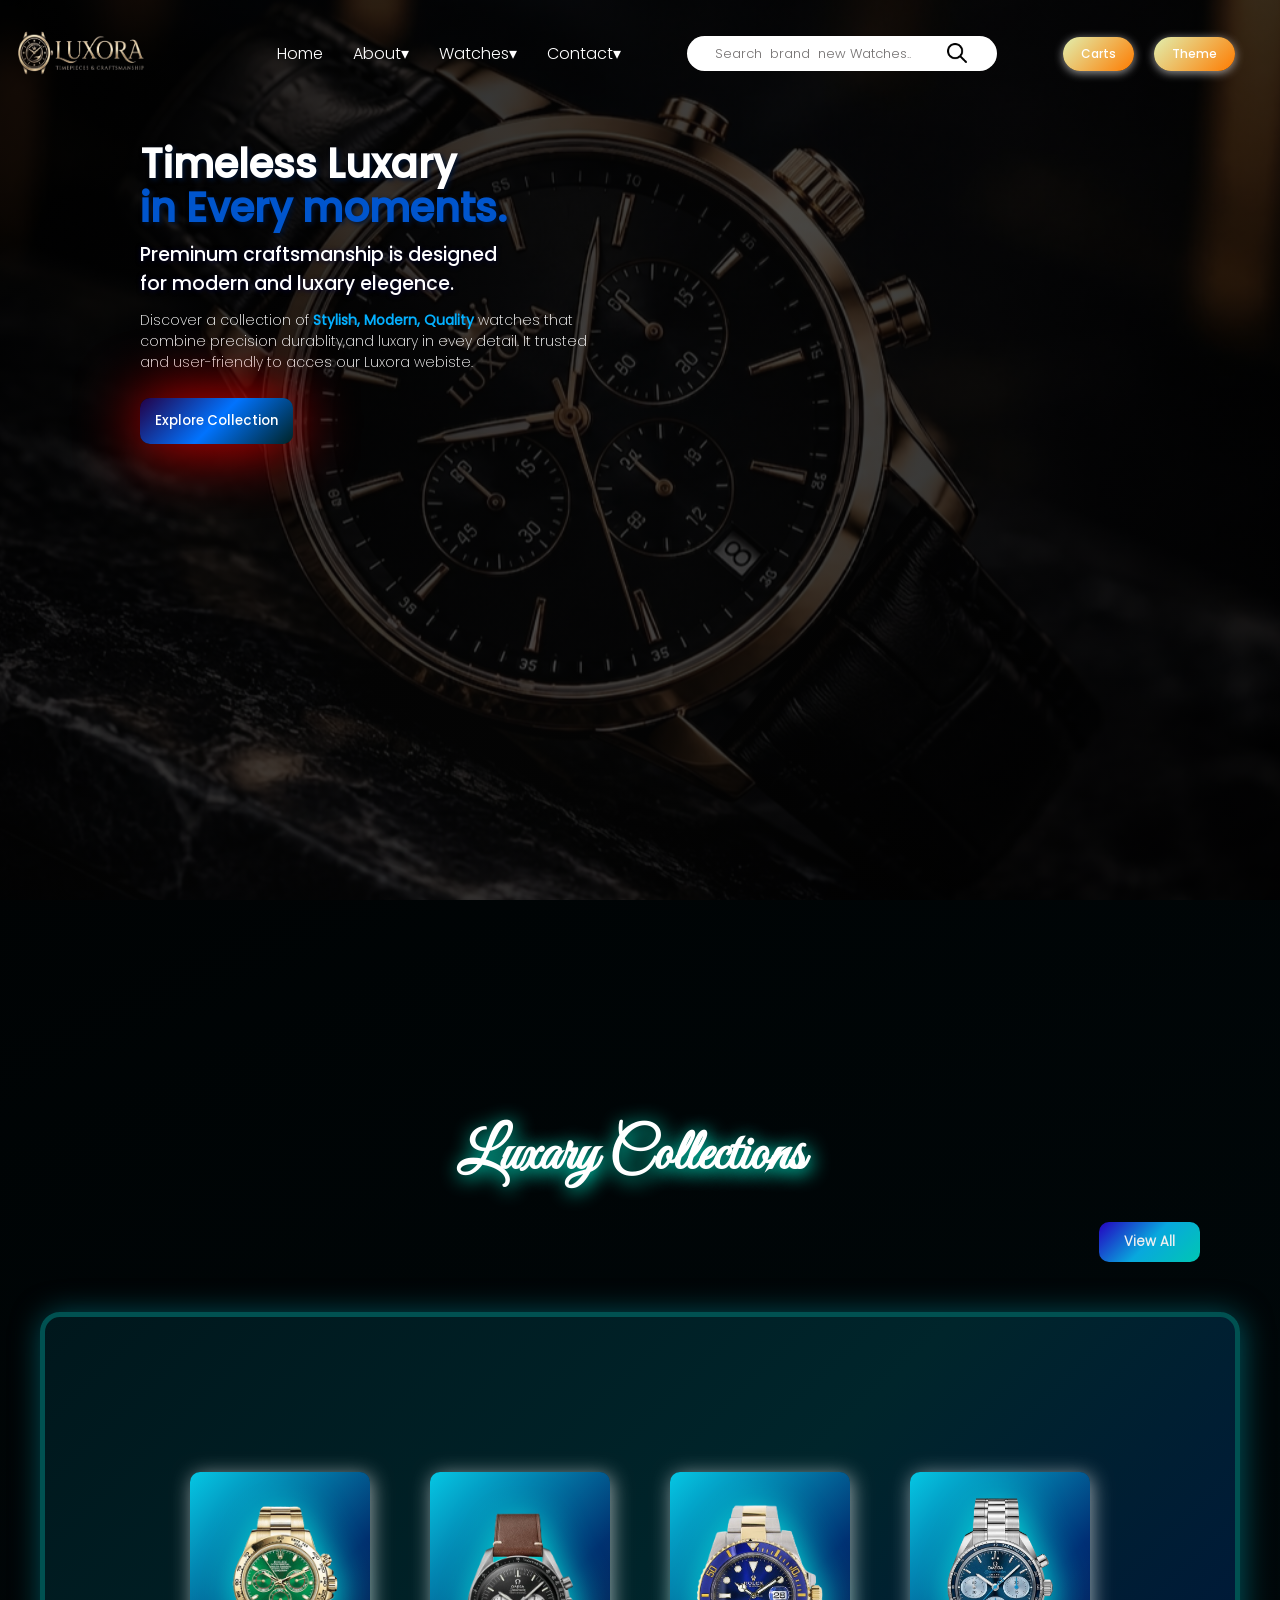
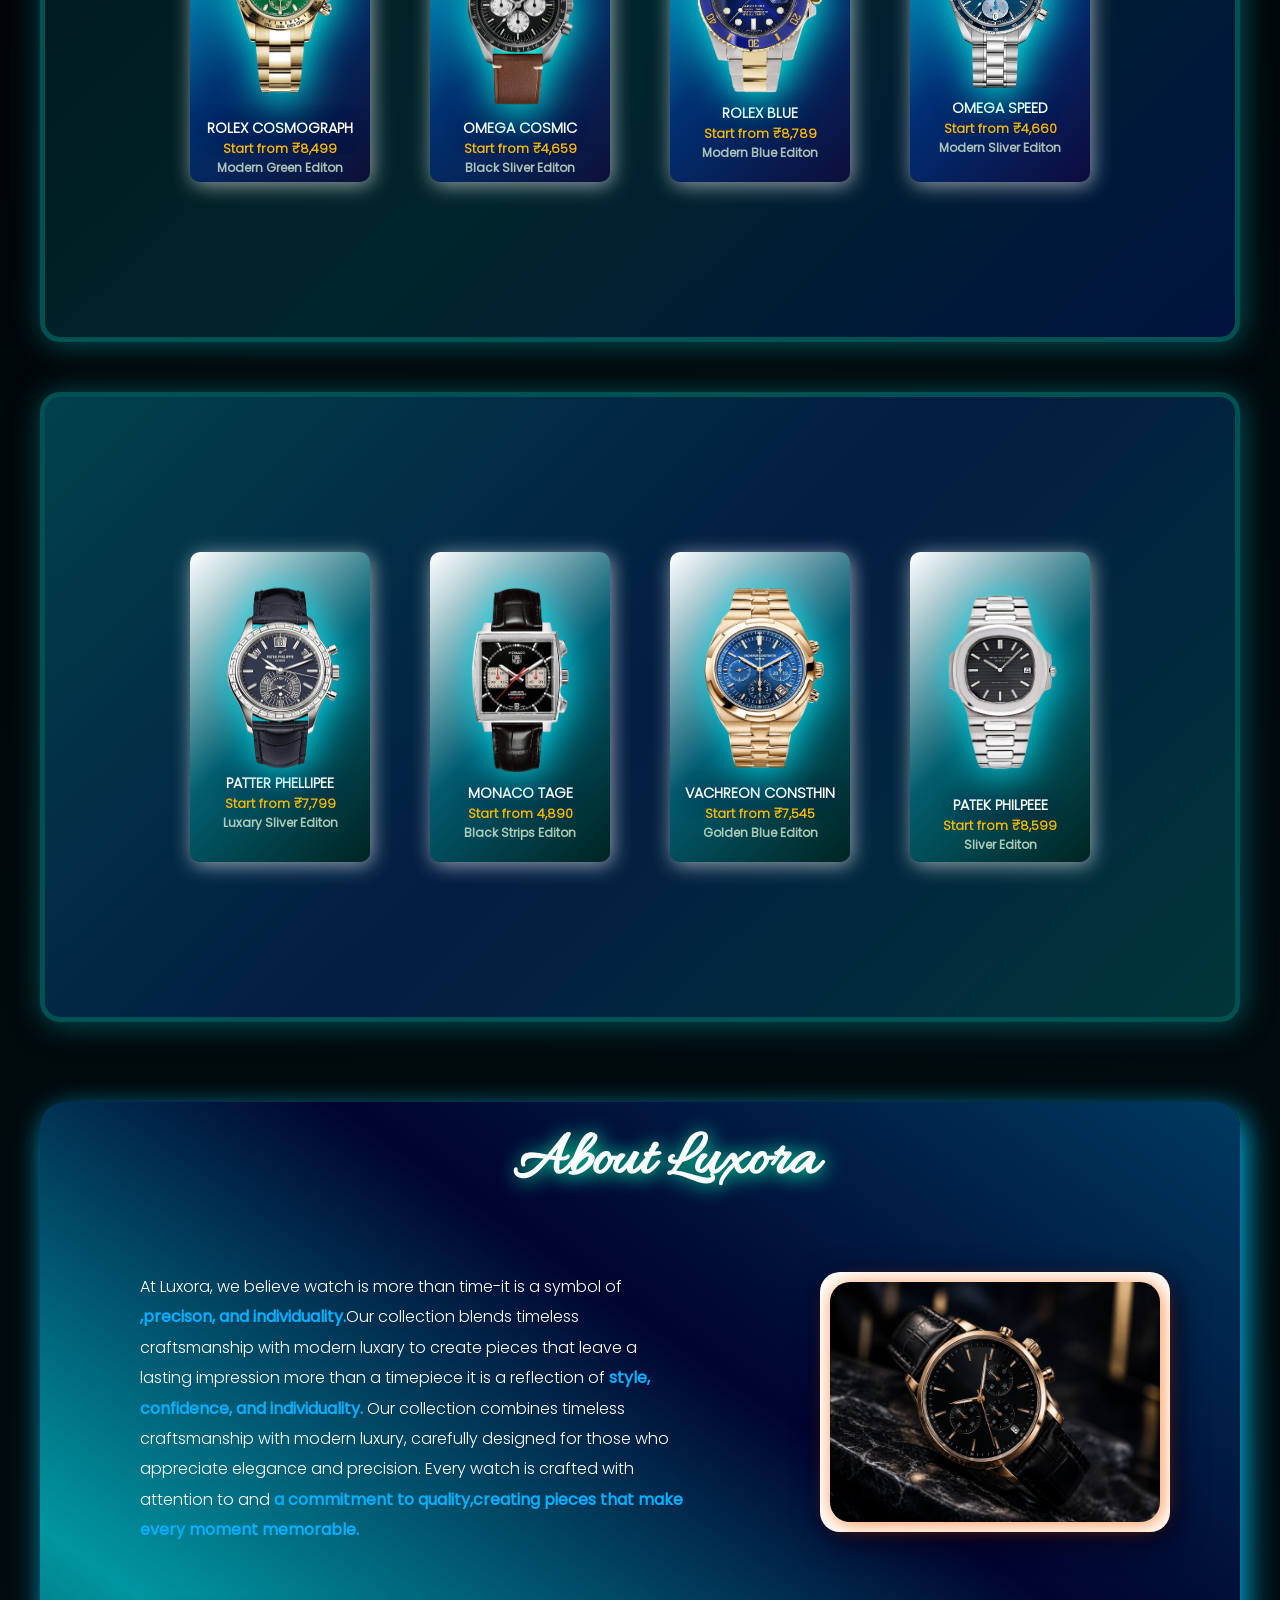
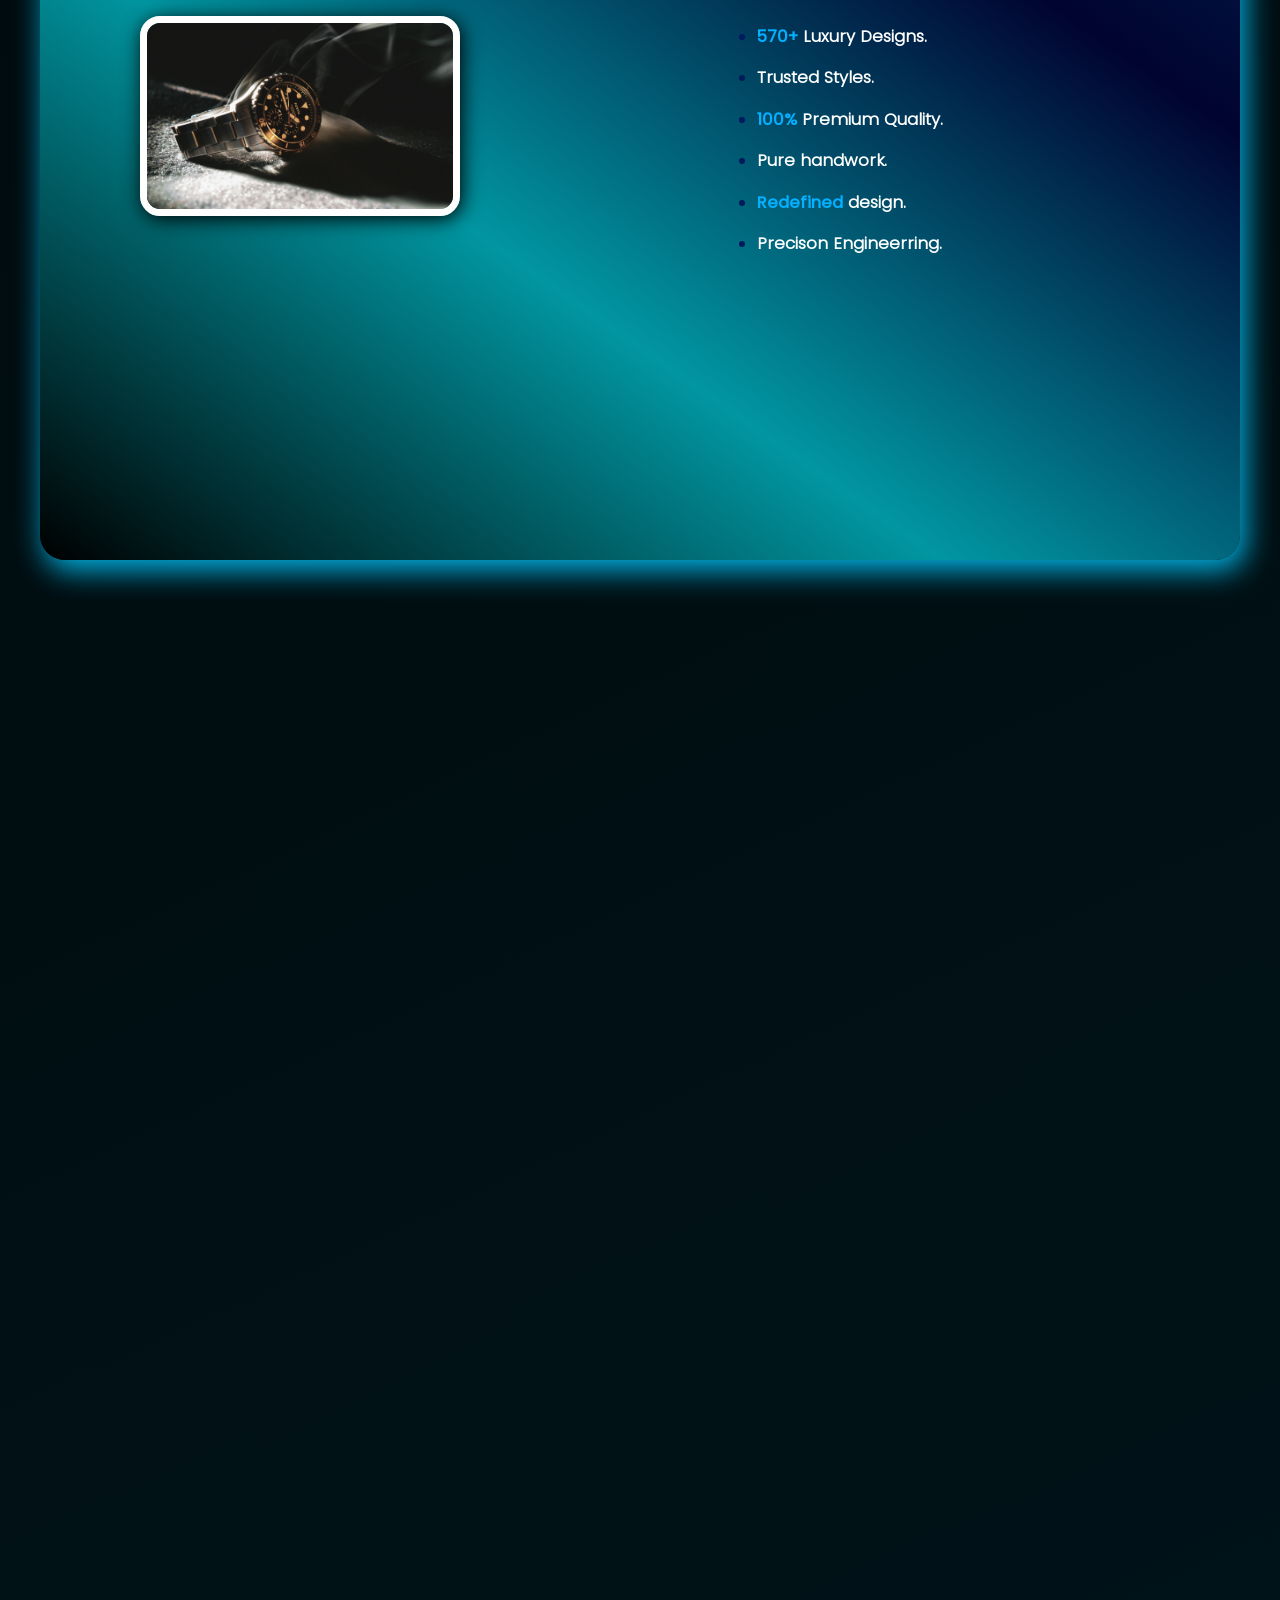
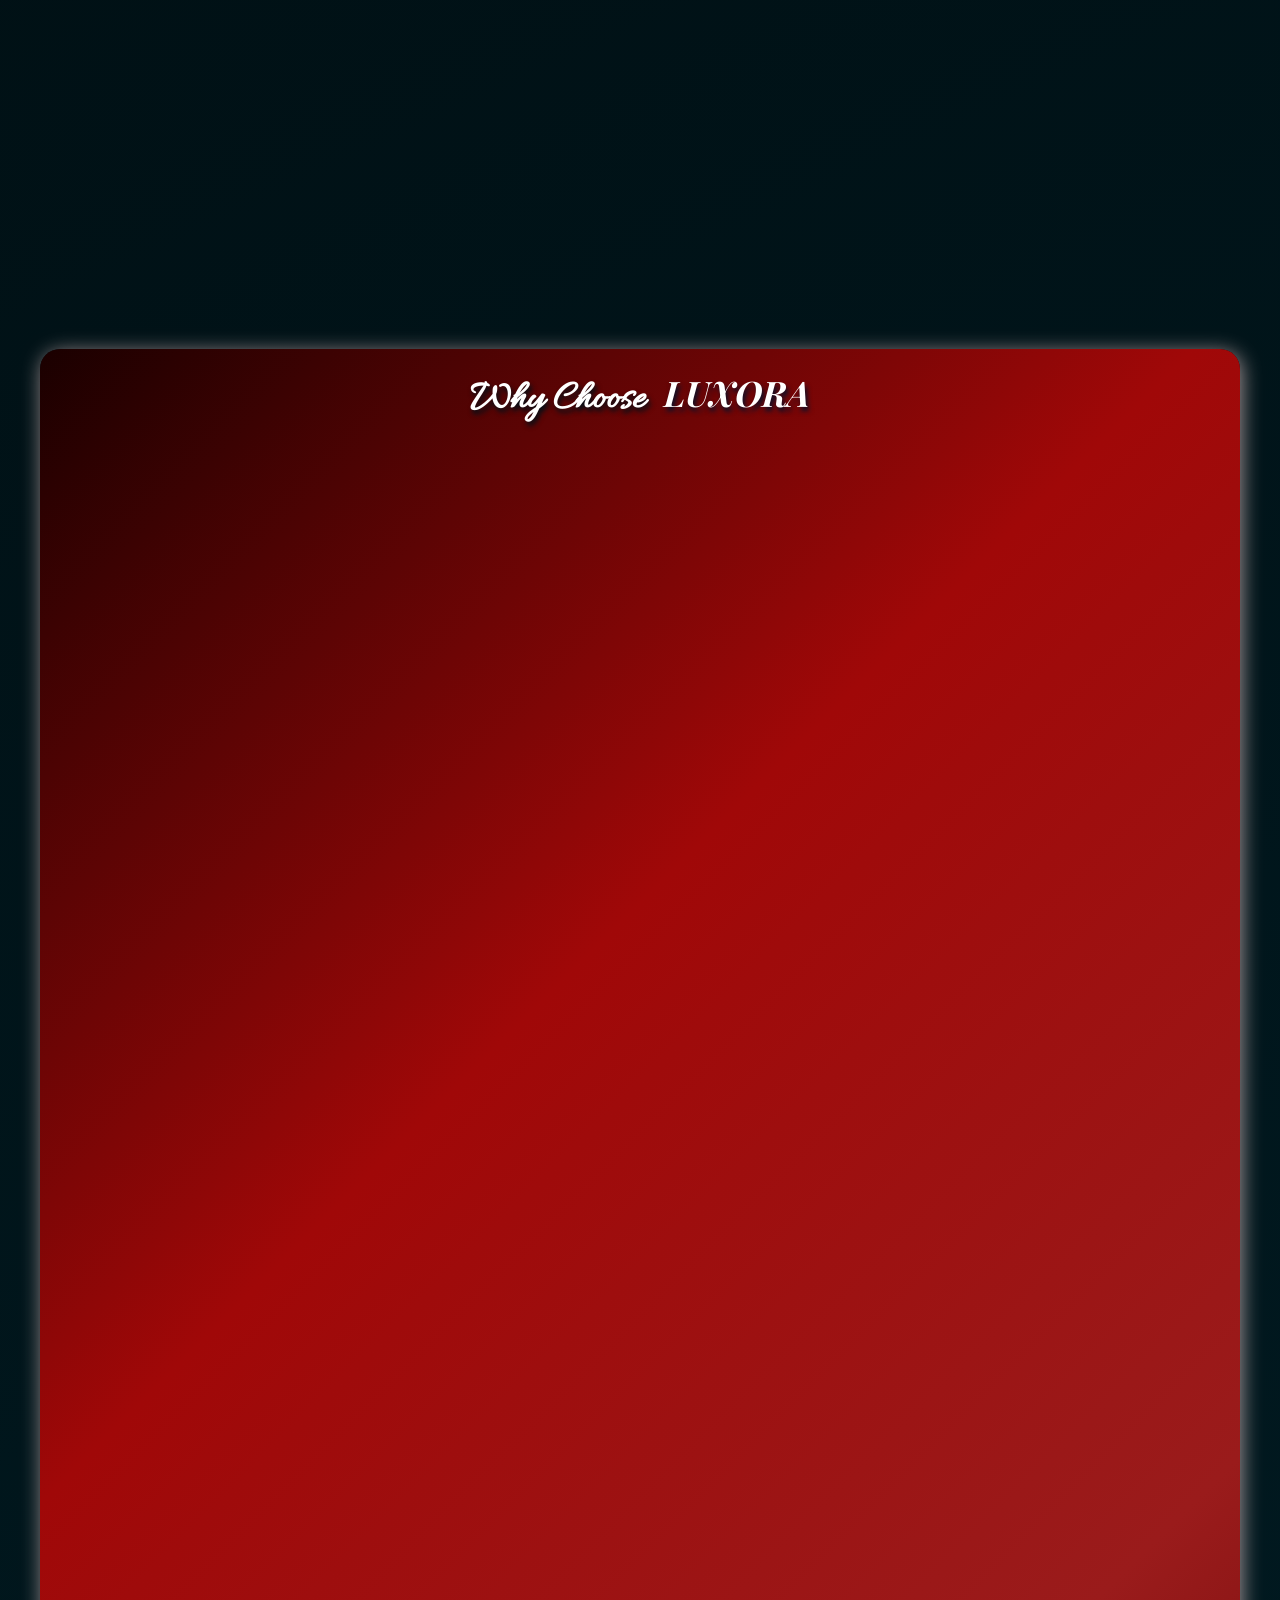
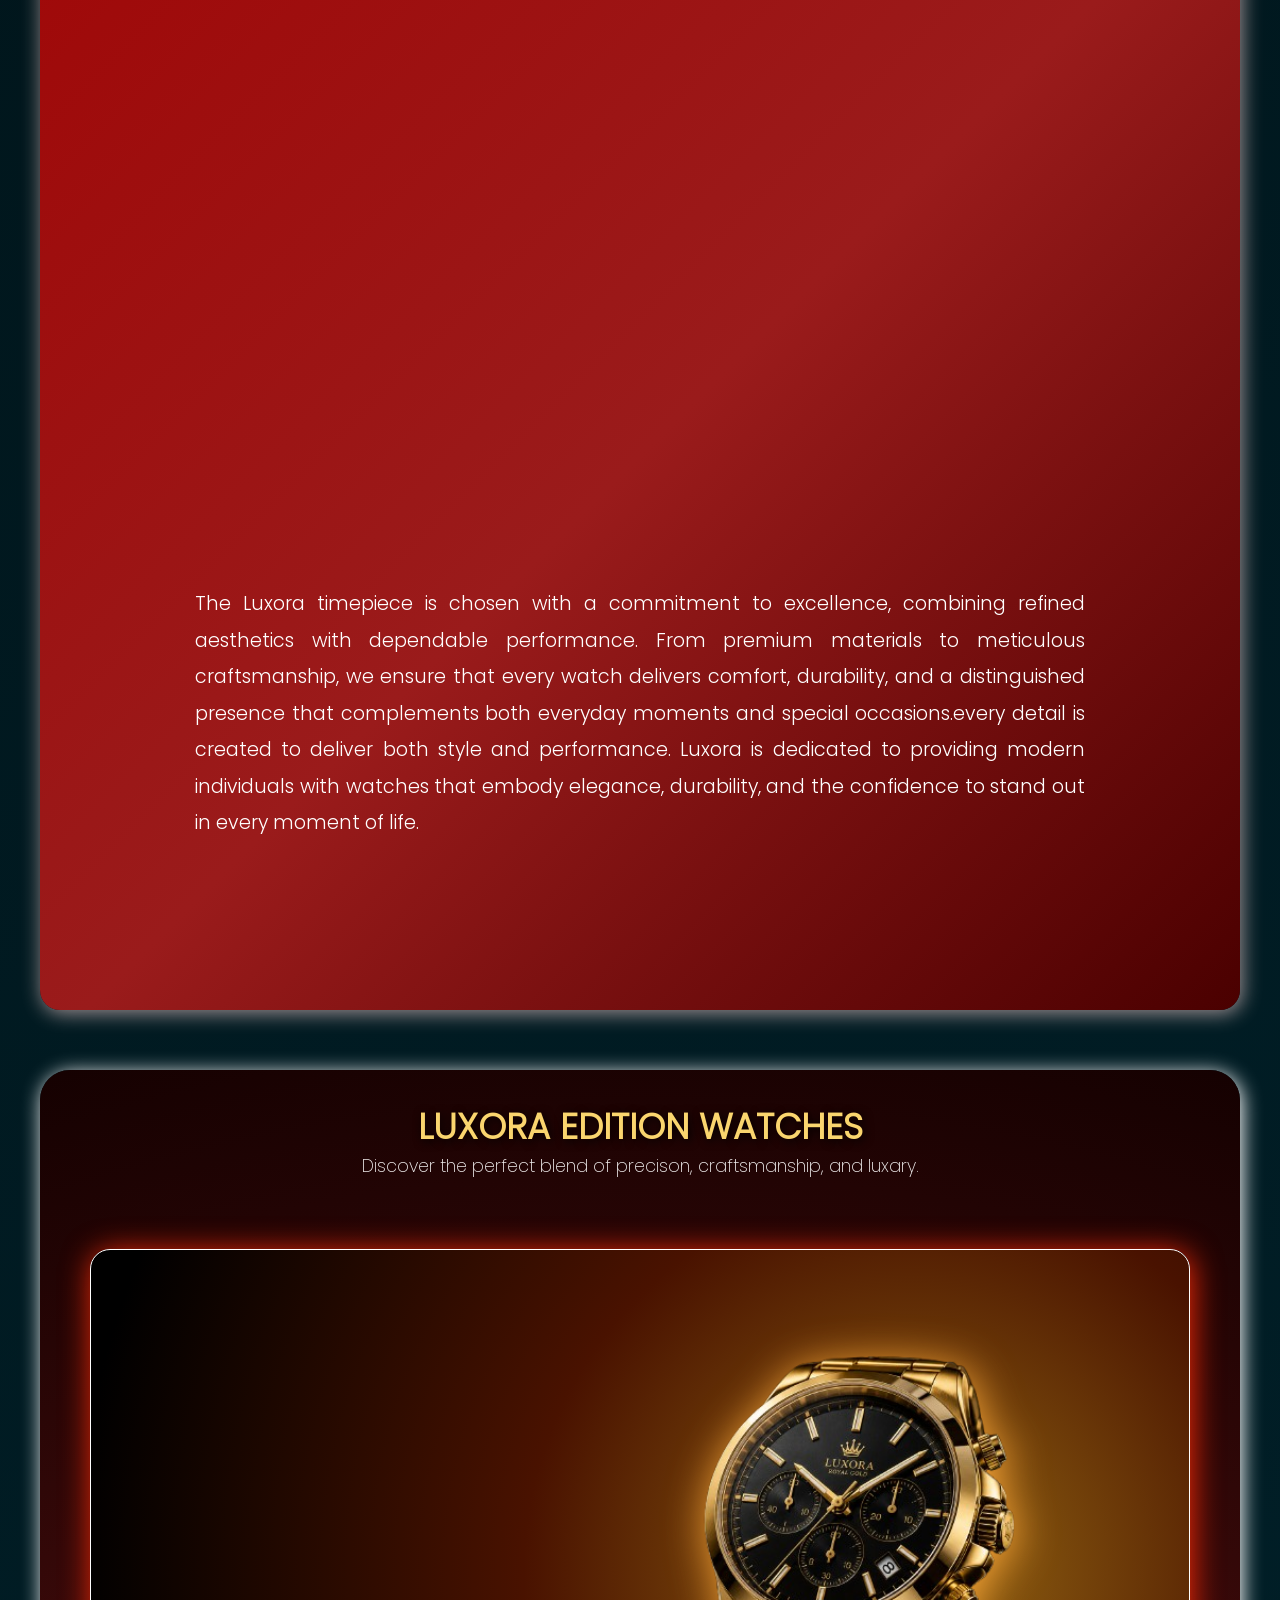
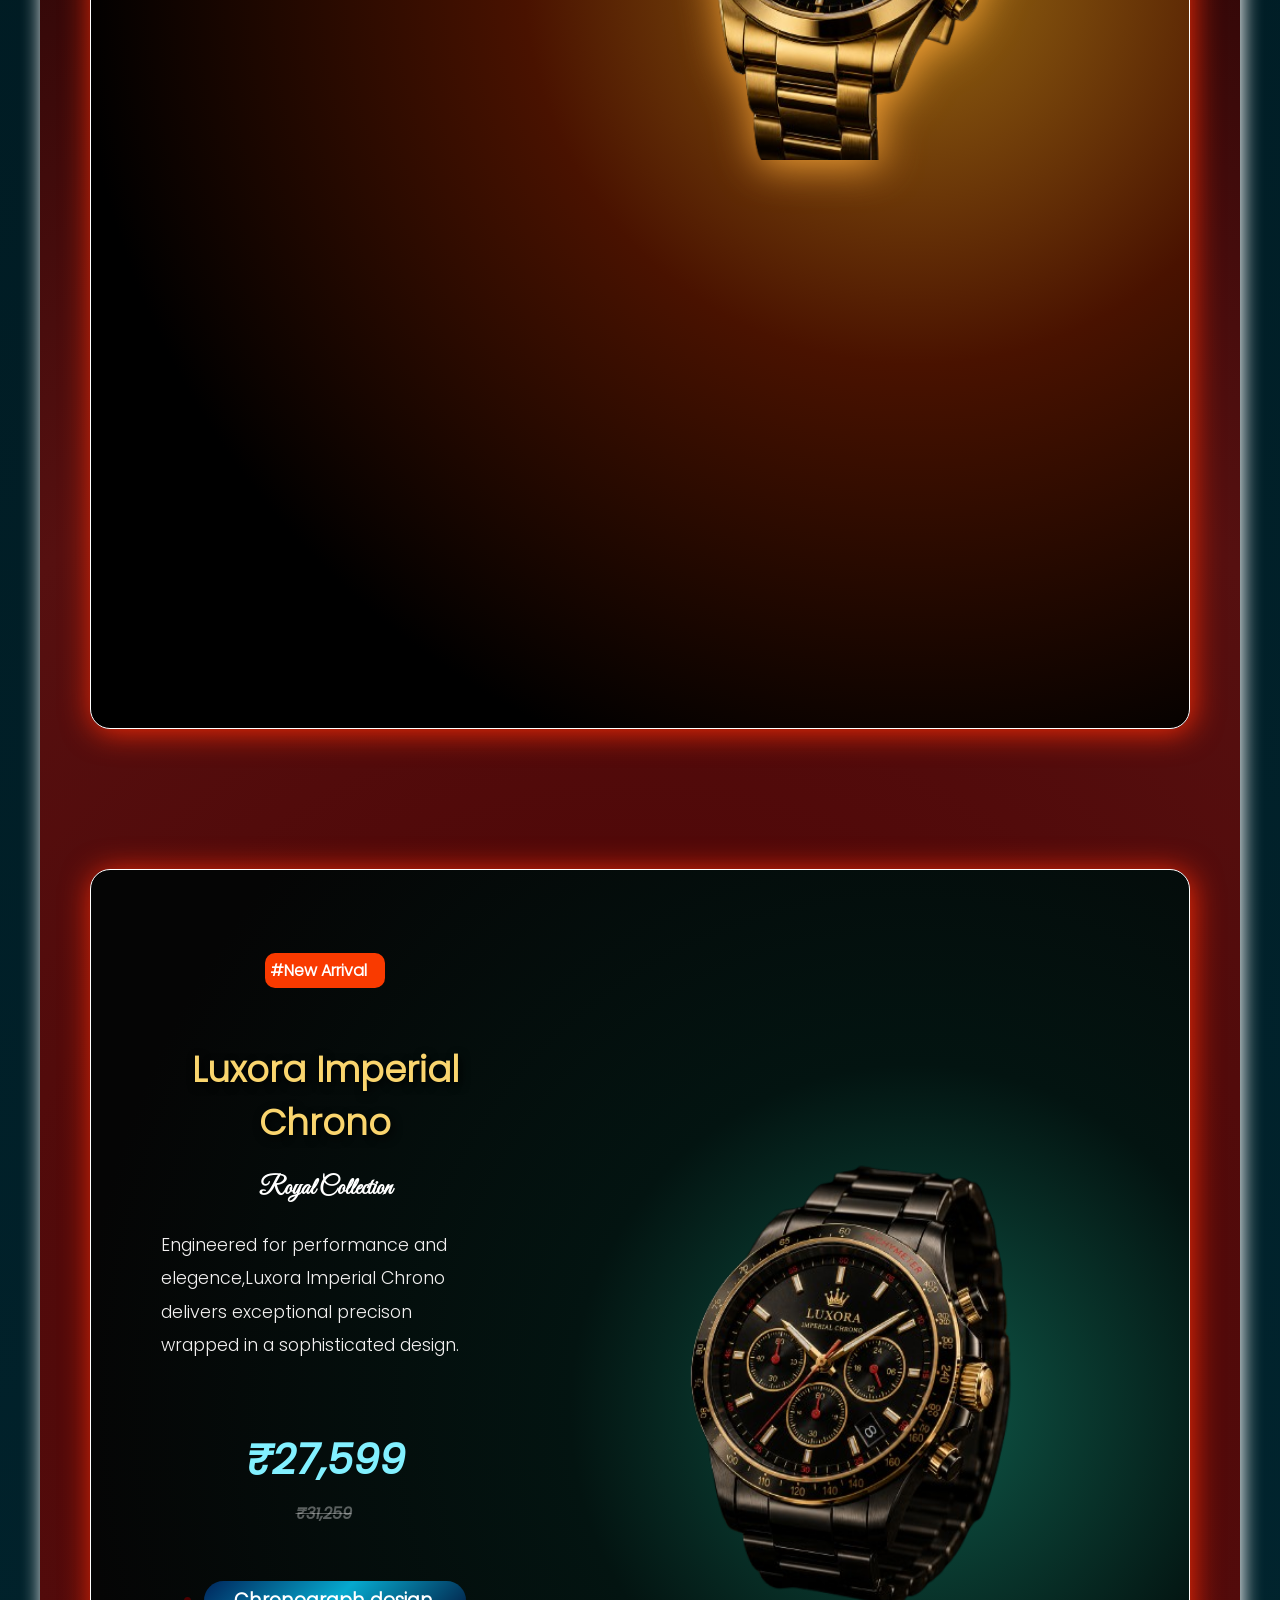
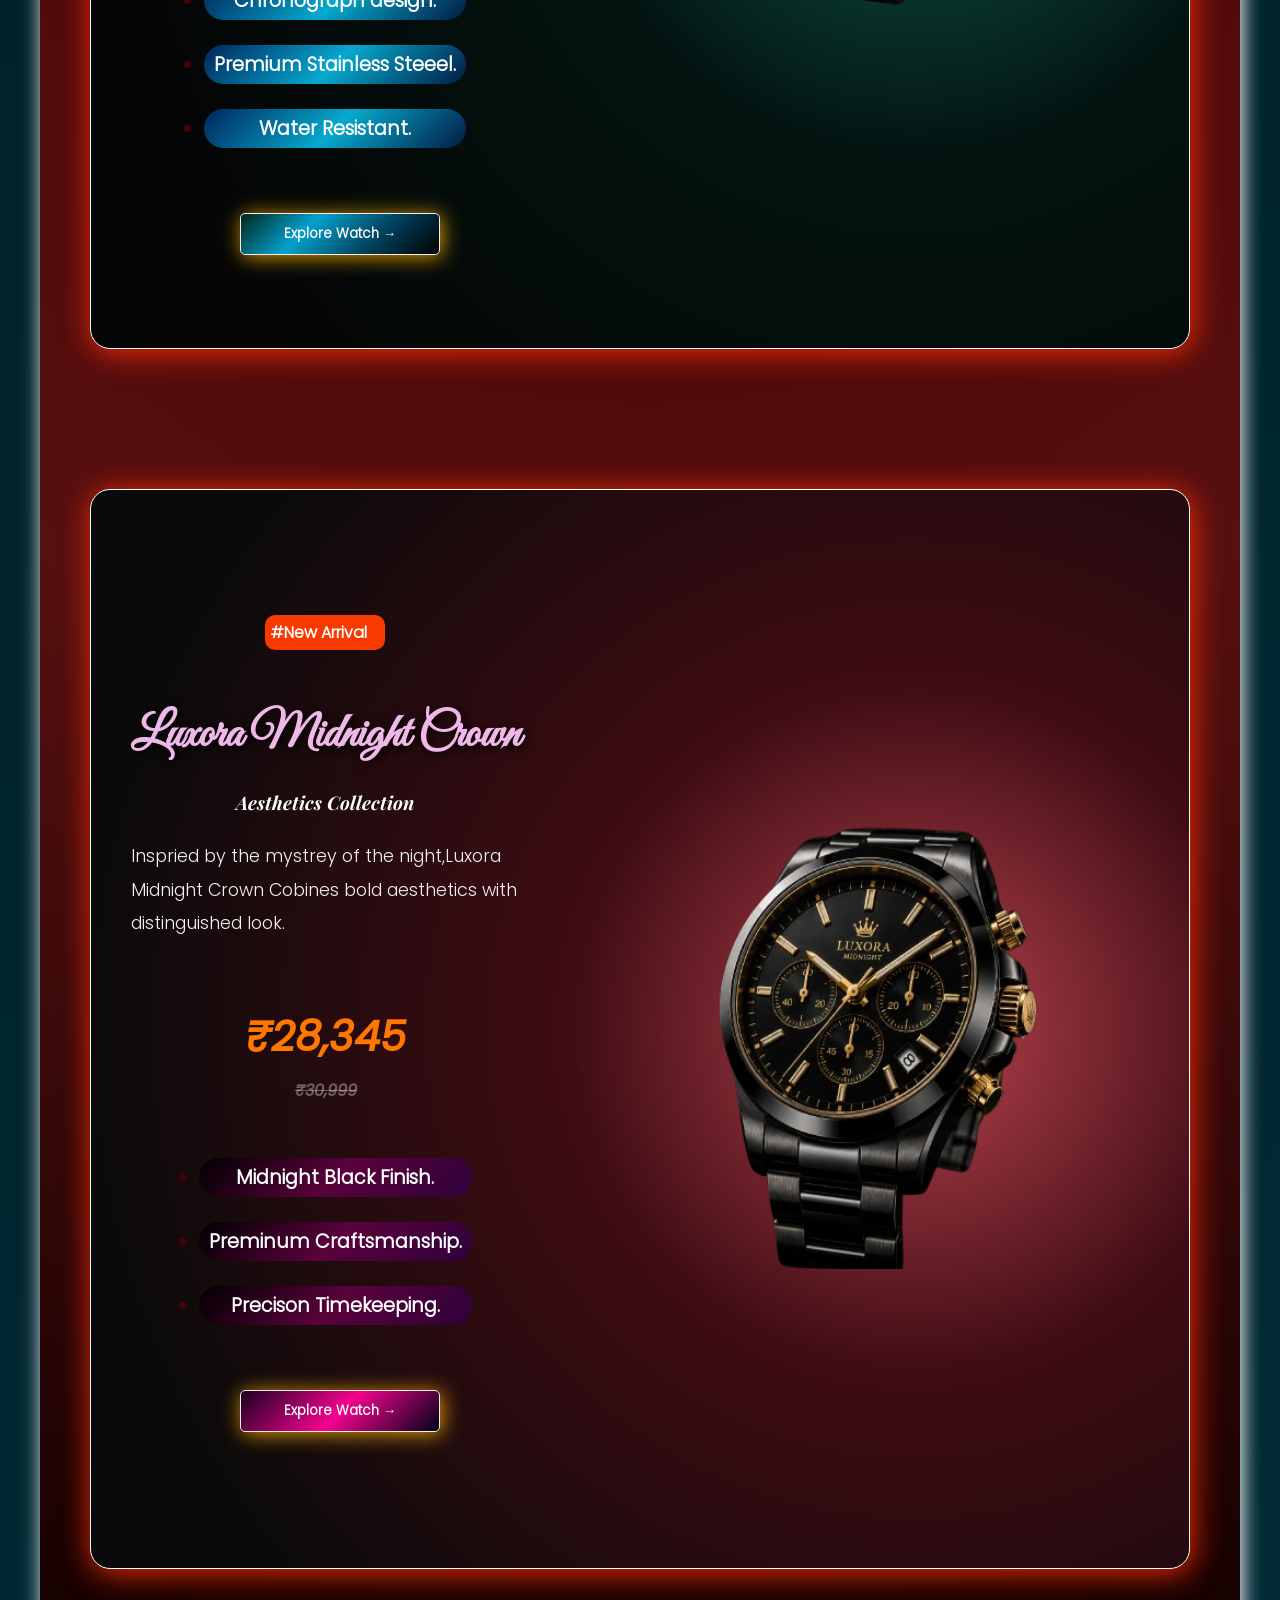
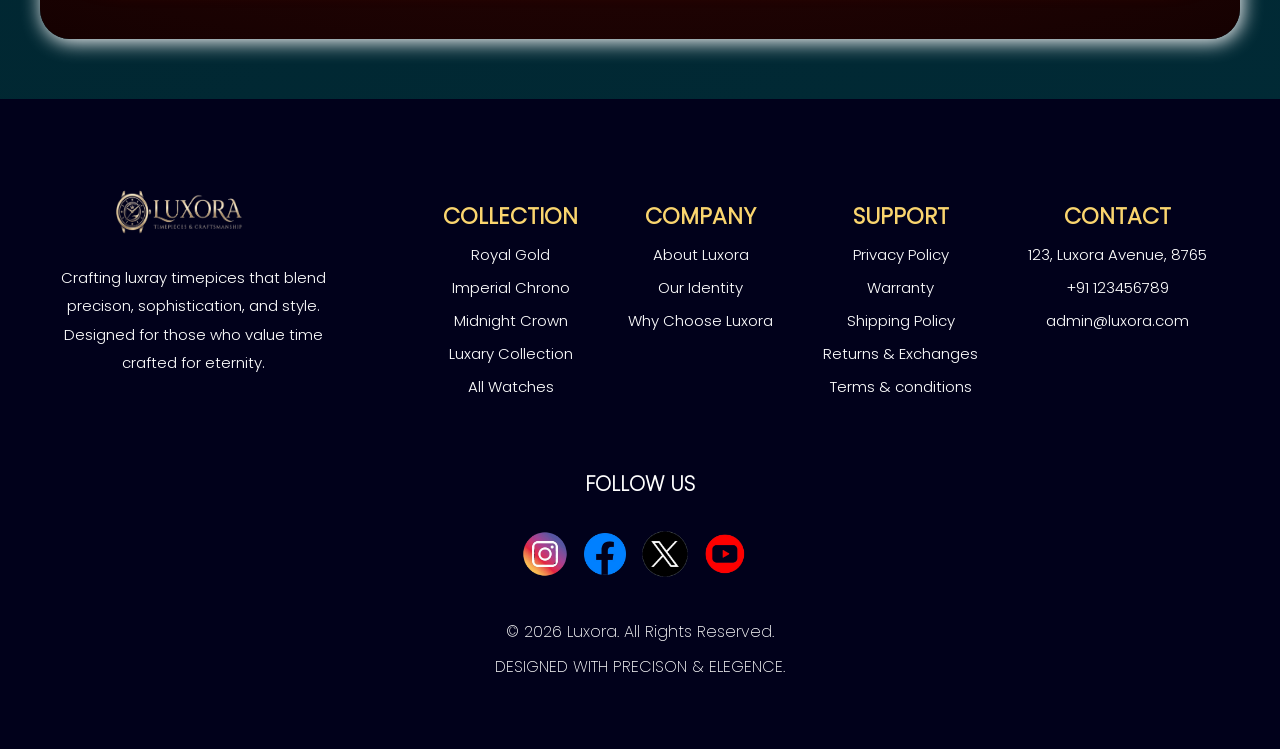
<file: index.html>
<!doctype html>
<html lang="en">

<head>
    <meta charset="UTF-8" />
    <meta name="viewport" content="width=device-width, initial-scale=1.0" />
    <title>LUXORA</title>
    <link rel="stylesheet" href="style.css" />
</head>

<body>



    <!-- Navbar & Banner -->
    <div class="container" id="banner" loading="lazy">
        <nav class="navBar">


            <div class="logo">
                <img src="./assets/logo1.png" alt="luxora_logo" loading="lazy" />
            </div>
            <div class="dropMenu">
                <div onclick="menuBar()">≣</div>
            </div>
            <div class="dropMenuBox" id="menuBox">
                <div class="dropMenuLinks">
                    <a href="index.html">Home</a>
                    <a href="./redirect-links/about.html">About</a>
                    <a href="./redirect-links/categories.html" class="categories-cont">Watches</a>
                    <a href="./redirect-links/contact.html">Contact</a>
                </div>
            </div>

            <div class="navLinks">
                <a href="index.html">Home</a>
                <a href="./redirect-links/about.html">About▾</a>
                <a href="./redirect-links/categories.html" class="categories-cont">Watches▾</a>
                <div class="contacts">
                    <a href="#">Contact▾</a>

                    <div class="lists">
                        <a href="">+91123456789</a>
                        <a href="">luxora_offical</a>
                    </div>
                </div>
            </div>


            <div class="searchInput">
                <input type="text" id="inputDisplay" placeholder="Search  brand  new Watches.." autocomplete="off" />
                <div class="searchLogo">
                    <img src="./assets/search.png" alt="" id="searchBtn" loading="lazy">
                </div>
                <div id="suggestions">

                </div>
            </div>

            <div class="contLists">

                <button id="carts">Carts</button>
                <button id="themeBtn">
                    Theme
                </button>
                <!-- <button id="more" onclick="darkMode()">More</button> -->
            </div>
        </nav>

        <!-- Banner -->
        <div class="bannerCont">
            <h1 id="bannerHead">
                Timeless Luxary <br><span id="boldBlue">in Every moments.</span>
            </h1>
            <p id="bannerPar">
                Preminum craftsmanship is designed for modern and luxary elegence.
            </p>
            <p id="contPar">
                Discover a collection of <span id="parColor">Stylish</span><span id="parColor">, Modern, </span><span
                    id="parColor">Quality</span> watches that combine precision
                durablity,and luxary in evey detail. It trusted and user-friendly to
                acces our Luxora webiste.
            </p>

            <button id="orderBtn">Explore Collection</button>
        </div>
    </div>


    <!-- Cards -->
    <div class="contents">
        <h1 id="cardHead">Luxary Collections</h1>
        <button id="viewAllBtn">View All</button>

    </div>



    <main class="cardContainer">
        <div class="cardsList">
            <div class="card fade-up" id="rolex" data-id="12">
                <img src="./assets/rolex.png" alt="rolexImg" loading="lazy" />
                <h2 class="title">ROLEX COSMOGRAPH</h2>
                <p class="priceP">Start from ₹8,499</p>
                <p class="aboutP">Modern Green Editon</p>
            </div>

            <div class="card fade-up" id="omega" data-id="13">
                <img src="./assets/omg3.png" alt="omegaImg" loading="lazy" />
                <h2 class="title">OMEGA COSMIC</h2>
                <p class="priceP">Start from ₹4,659</p>
                <p class="aboutP">Black Sliver Editon</p>
            </div>
            <div class="card fade-up" id="rolexBlue" data-id="14">
                <img src="./assets/rolex-blue.png" alt="rolexBlueImg" loading="lazy" />
                <h2 class="title">ROLEX BLUE</h2>
                <p class="priceP">Start from ₹8,789</p>
                <p class="aboutP">Modern Blue Editon</p>
            </div>
            <div class="card fade-up" id="omg2" data-id="15">
                <img src="./assets/omega-speed.png" alt="omegeSpeedImg" loading="lazy" />
                <h2 class="title">OMEGA SPEED</h2>
                <p class="priceP">Start from ₹4,660</p>
                <p class="aboutP">Modern Sliver Editon</p>
            </div>
        </div>
    </main>
    <main class="cardContainer1">
        <div class="cardsList1">
            <div class="card1 fade-up" id="patter" data-id="16">
                <img src="./assets/patter_pheliipe.png " alt="patterImg" loading="lazy" />
                <h2 class="title1">PATTER PHELLIPEE</h2>
                <p class="priceP1">Start from ₹7,799</p>
                <p class="aboutP1">Luxary Sliver Editon</p>
            </div>
            <div class="card1 fade-up" id="monaco" data-id="17">
                <img src="./assets/monaco.png" alt="monacoImg" loading="lazy" />
                <h2 class="title1">MONACO TAGE</h2>
                <p class="priceP1">Start from 4,890</p>
                <p class="aboutP1">Black Strips Editon</p>
            </div>
            <div class="card1 fade-up" id="vachreon" data-id="18">
                <img src="./assets/vachreon.png" alt="vachreonImg" loading="lazy" />
                <h2 class="title1">VACHREON CONSTHIN</h2>
                <p class="priceP1">Start from ₹7,545</p>
                <p class="aboutP1">Golden Blue Editon</p>
            </div>
            <div class="card1 fade-up" id="parek" data-id="19">
                <img src="./assets/Patek_Philippe.png" alt="patekImg" loading="lazy" />
                <h2 class="title1">PATEK PHILPEEE</h2>
                <p class="priceP1">Start from ₹8,599</p>
                <p class="aboutP1">Sliver Editon</p>
            </div>
        </div>
    </main>

    <!-- About Section -->

    <div class="aboutSection" id="about">
        <div class="aboutCont fade-up">
            <h1>About Luxora</h1>
            <div class="bannerWatch">
                <p id="aboutPar">
                    At Luxora, we believe watch is more than time-it is a symbol of
                    <span id="parColor">,precison, and individuality.</span>Our
                    collection blends timeless craftsmanship with modern luxary to
                    create pieces that leave a lasting impression more than a timepiece it is a reflection of <span
                        id="parColor">style,
                        confidence, and
                        individuality.</span> Our collection combines timeless craftsmanship with
                    modern luxury, carefully designed for those who appreciate elegance
                    and precision. Every watch is crafted with attention to
                    and <span id="parColor">a commitment to quality,creating pieces that make every moment
                        memorable.</span>
                </p>

                <div class="watchBox">
                    <img src="./assets/banner.png" alt="watchBanner" id="banner1" class="fadeLeft" loading="lazy" />
                </div>
            </div>
        </div>

        <div class="aboutBox fadeLeft">
            <div class="greenBanner">
                <img src="./assets/watchMen.jpg" alt="watchBanner" loading="lazy" />
            </div>

            <ul>
                <li><span id="parColor">570+</span> Luxury Designs.</li>
                <li>Trusted Styles.</li>
                <li><span id="parColor">100%</span> Premium Quality.</li>
                <li>Pure handwork.</li>
                <li><span id="parColor">Redefined</span> design.</li>
                <li>Precison Engineerring.</li>
            </ul>
        </div>

        <div class="aboutContainer">
            <div class="aboutCard fade-up">
                <h3>PREMIUM CRAFTSMANSHIP</h3>
                <p>Premium looks and stylish vibe.</p>
                <img src="./assets/handcraft.png" alt="handcraftImg" loading="lazy">
            </div>

            <div class="aboutCard fade-up">
                <h3>ELEGANT DESIGN</h3>
                <p>Elegence feels in every seconds.</p>
                <img src="./assets/diamond.png" alt="diamondImg" loading="lazy">

            </div>
            <div class="aboutCard fade-up">
                <h3>TIMELESS PRECISON</h3>
                <p>Integrated Style with accuarcy.</p>
                <img src="./assets/hand-watch.png" alt="hand-watch" loading="lazy">
            </div>
        </div>

    </div>

    <!-- Identity Section -->


    <div class="menBanner fade-up" id="identity">
        <h1>The <span id="txtColor">Luxora</span> Identity </h1>
        <div class="suit">
            <img src="./assets/suit.png" alt="" loading="lazy">
        </div>

        <div class="menAbout fade-up">
            <img src="./assets/person1.jpg" alt="" loading="lazy">
            <p id="menPar">Luxora is more than a watch brand, <span id="parColor"> It is a symbol of ambition,
                    confidence, and timeless
                    sophistication.</span> We believe that a watch is not just an accessory but a reflection of personal
                character
                and achievement Every timepiece reflects a passion for refined design and a commitment to perfection.
                Our identity is shaped by <span id="parColor"> timeless aesthetics, modern innovation, and an unwavering
                    pursuit of quality.</span>
                We believe that true luxury is not simply worn—it is experienced.

            </p>
        </div>
        <div class="menAbout1 fade-up">

            <p id="menPar1">Our identity is rooted in <span id="parColor">precision, quality, and innovation.</span>
                From carefully selected materials to thoughtfully crafted designs, every detail is created to deliver
                both style and performance.
                Luxora is dedicated to providing modern individuals with watches that <span id="parColor">embody
                    elegance, durability, and
                    the confidence to stand out in every moment of life.</span>
                Every timepiece reflects a passion for refined design and a commitment to perfection. Our identity is
                shaped by timeless aesthetics, modern innovation, and an unwavering of quality. <span id="parColor">We
                    believe that
                    true luxury is not simply worn—it is experienced.</span> </p>
            <img src="./assets/person2.jpg" alt="" loading="lazy">
        </div>

        <div class="aboutFooter fade-up">
            <h1>Luxary Designed For Every Moments.</h1>

        </div>
    </div>

    <!-- Choose Section -->

    <div class="chooseSection" id="chooseLuxora">
        <h1>Why Choose<span id="styleTxt"> LUXORA</span></h1>
        <div class="chooseCont fadeLeft">
            <img src="./assets/luxoraWBg (1).png" alt="luxora_watch" loading="lazy">
            <p>At Luxora, we are committed to delivering more than just exceptional timepieces. Our passion for
                quality, craftsmanship, and timeless design drives every collection we offer. By combining elegance,
                precision, and reliability, we create watches that reflect confidence, sophistication, and lasting
                value. Discover why Luxora is the preferred choice for individuals who appreciate true luxury and
                attention to detail.That is why Luxora is dedicated to delivering exceptional quality, outstanding
                customer service, and a luxury experience that exceeds expectations. </p>

        </div>
        <div class="chooseSideBar fade-up">
            <p>Every Luxora timepiece is selected with a focus on excellence, combining refined aesthetics with
                dependable performance. Our dedication to quality and customer satisfaction ensures that each watch
                delivers a premium experience, making Luxora a trusted destination for those who value style, precision,
                and sophistication.Discover the perfect balance of sophistication, quality, and performance.
                Whether for everyday wear or special occasions,
                Luxora watches are created to complement your lifestyle while making a statement of confidence and
                refinement.</p>
            <div class="chooseContainer fadeLeft">
                <div class="choosenCard fadeLeft">
                    <img src="./assets/Quality.png" alt="" width="70px" height="90px" loading="lazy">
                    <h2 class="chooseHead">Authentic Quality</h2>
                    <p class="choosePar">Premium materials selected for lasting performance.</p>
                </div>
                <div class="choosenCard fadeLeft">
                    <img src="./assets/fast-delivery.png" alt="" width="70px" height="70px" loading="lazy">
                    <h2 class="chooseHead">Fast Delivery</h2>
                    <p class="choosePar">Secure packaging and reliable shipping for user.</p>
                </div>

                <div class="choosenCard fadeLeft">
                    <img src="./assets/24-7.png" alt="" width="60px" height="60px" loading="lazy">
                    <h2 class="chooseHead">Customer Suport</h2>
                    <p class="choosePar">Dedicted assistance whenever you need it.</p>
                </div>

                <div class="choosenCard fadeLeft">
                    <img src="./assets/authenticity.png" alt="" width="70px" height="70px" loading="lazy">
                    <h2 class="chooseHead">Secure Shopping</h2>
                    <p class="choosePar">Protected payments and safe user experience.</p>
                </div>

            </div>
        </div>
        <div class="mainCont">
            <div class="wathImgs fade-up">
                <img src="./assets/luxoraWBg2.png" alt="" id="tranformWatch" loading="lazy">
                <img src="./assets/luxoraWBg2.png" alt="" id="mainWatch" loading="lazy">
                <img src="./assets/luxoraWBg2.png" alt="" id="tranformWatch1" loading="lazy">
            </div>

            <p>The Luxora timepiece is chosen with a commitment to excellence, combining refined aesthetics with
                dependable performance. From premium materials to meticulous craftsmanship, we ensure that every watch
                delivers comfort, durability, and a distinguished presence that complements both everyday moments and
                special occasions.every detail is created to deliver both style and performance. Luxora is dedicated to
                providing modern individuals with watches that embody elegance, durability, and the confidence to stand
                out in every moment of life.</p>
        </div>
        <div class="chooseFooter">
            <div class="chooseItems">
                <div class="chooseBox fade-up">554+ luxary watches.</div>
                <div class="chooseBox fade-up">100% quality Checked.</div>
                <div class="chooseBox fade-up">10,000+ user satisfaction.</div>
            </div>
        </div>

    </div>

    <!-- Premium Edition Watches Section -->

    <div class="watchesContainer">
        <h1>LUXORA EDITION WATCHES</h1>
        <p>Discover the perfect blend of precison, craftsmanship, and luxary.</p>
        <div class="watch1Conts">
            <div class="watch1Info fadeLeft" id="royalWatch">
                <h2>#New Arrival</h2>
                <h1>Luxora Royal <span id="gold">Gold</span></h1>
                <h3>Signature Collection</h3>
                <img src="./assets/Luxora_royal_gold.png" alt="" id="royalGoldMobile" loading="lazy">
                <p>Crafted with refined gold accents and exceptional precision,Luxora Royal Gold embodies timeless
                    elegence and modern sophistication.</p>
                <div class="priced fade-up">
                    <h3 id="priceWatch">₹29,995</h3>
                    <h4 id="discount">₹34,999</h4>
                </div>


                <ul class="feautureLists fade-up">
                    <li>Elegent Gold Detailing.</li>
                    <li>Preminum Build Quality.</li>
                    <li>Water Resistant Design.</li>
                </ul>
                <button class="exploreBtn" id="exploreBtn" data-id="8">Explore Watch →</button>
            </div>
            <img src="./assets/Luxora_royal_gold.png" alt="" id="royalGoldImg" loading="lazy">

        </div>

        <div class="watch2Conts" id="chronoWatch">
            <div class="watch2Info fadeLeft">
                <h2>#New Arrival</h2>
                <h1>Luxora Imperial Chrono</h1>
                <h3>Royal Collection</h3>
                <img src="./assets/luxora_imperial_crown.png" alt="" id="chronoMobile" loading="lazy">

                <p>Engineered for performance and elegence,Luxora Imperial Chrono delivers exceptional precison wrapped
                    in a sophisticated design.</p>
                <div class="priceGrp fade-up">
                    <h3 id="priceWatch1">₹27,599</h3>
                    <h4 id="discount1">₹31,259</h4>

                </div>

                <ul class="feautureLists1 fade-up">
                    <li>Chronograph design.</li>
                    <li>Premium Stainless Steeel.</li>
                    <li>Water Resistant.</li>
                </ul>
                <button class="exploreBtn" id="exploreBtn1" data-id="10">Explore Watch →</button>
            </div>
            <img src="./assets/luxora_imperial_crown.png" alt="" id="imperialWatch" loading="lazy">

        </div>

        <div class="watch3Conts" id="crownWatch">
            <div class="watch3Info fadeLeft">
                <h2>#New Arrival</h2>
                <h1>Luxora Midnight Crown</h1>
                <h3>Aesthetics Collection</h3>
                <img src="./assets/Luxora_midnight_crown.png" alt="" id="crownMobile" loading="lazy">
                <p>Inspried by the mystrey of the night,Luxora Midnight Crown Cobines bold aesthetics with distinguished
                    look.</p>


                <div class="priceGrp fade-up">
                    <h3 id="priceWatch2">₹28,345</h3>
                    <h4 id="discount2">₹30,999</h4>
                </div>


                <ul class="feautureLists2 fade-up">
                    <li>Midnight Black Finish.</li>
                    <li>Preminum Craftsmanship.</li>
                    <li>Precison Timekeeping.</li>
                </ul>
                <button class="exploreBtn" id="exploreBtn2" data-id="9">Explore Watch →</button>
            </div>
            <img src="./assets/Luxora_midnight_crown.png" alt="" id="crownImg" loading="lazy">

        </div>

    </div>
    <div class="scroll">
        <a href="#banner" id="scrollBtn">↑</a>
    </div>



    <!-- FOOTER -->
    <footer class="footerContainer">
        <div class="footerConts">
            <div class="leftCont">
                <img src="./assets/logo1.png" alt="luxora_logo" loading="lazy">
                <p>Crafting luxray timepices that blend precison, sophistication, and style. Designed
                    for those who value time crafted for eternity.</p>
            </div>

            <div class="footerLinks">
                <h2>COLLECTION</h2>
                <a href="#royalWatch">Royal Gold</a>
                <a href="#chronoWatch">Imperial Chrono</a>
                <a href="#crownWatch">Midnight Crown</a>
                <a href="#cardHead">Luxary Collection</a>
                <a href="#">All Watches</a>
            </div>


            <div class="footerLinks">
                <h2>COMPANY</h2>
                <a href="#about">About Luxora</a>
                <a href="#identity">Our Identity</a>
                <a href="#chooseLuxora">Why Choose Luxora</a>


            </div>

            <div class="footerLinks">
                <h2>SUPPORT</h2>
                <a>Privacy Policy</a>
                <a>Warranty</a>
                <a>Shipping Policy</a>
                <a>Returns & Exchanges</a>
                <a>Terms & conditions</a>
            </div>
            <div class="footerLinks">
                <h2>CONTACT</h2>
                <p>123, Luxora Avenue, 8765</p>
                <a>+91 123456789</a>
                <a href="https://gmail.com/">admin@luxora.com</a>


            </div>
        </div>

        <div class="botttomLinks">
            <h3>FOLLOW US</h3>
            <div class="logoImg">
                <img src="./assets/insta_logo.png" alt="instaImg" loading="lazy">
                <img src="./assets/facebook-logo.png" alt="" id="facebookImg" loading="lazy">
                <img src="./assets/X_logo.png" alt="xImg" loading="lazy">
                <img src="./assets/yt_logo.png" alt="" id="ytImg" loading="lazy">
            </div>
        </div>

        <div class="btmConts">
            <p>© 2026 Luxora. All Rights Reserved.</p>
            <p>DESIGNED WITH PRECISON & ELEGENCE.</p>
        </div>

    </footer>




    <script src="script.js"></script>
</body>

</html>
</file>
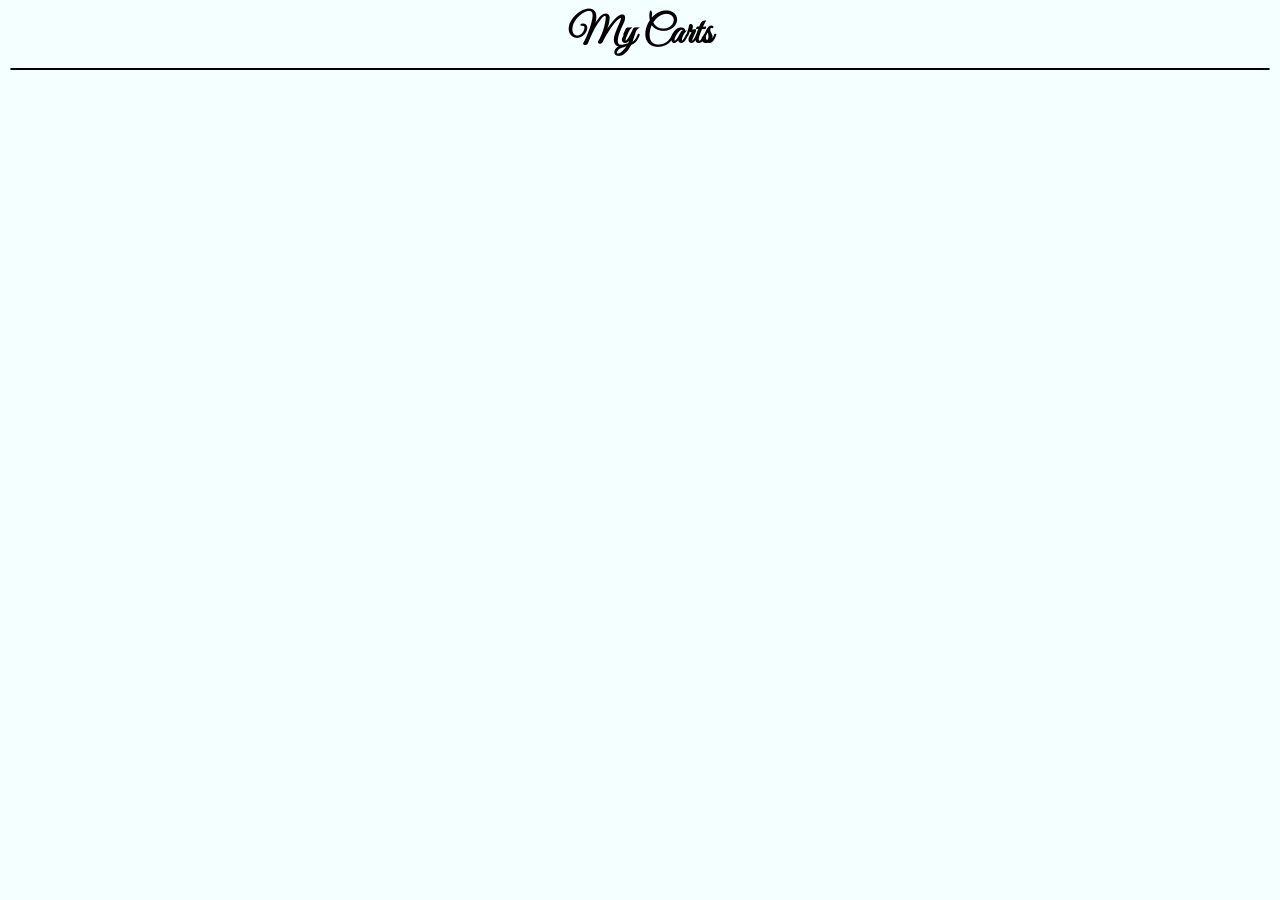
<file: carts/cart.html>
<!DOCTYPE html>
<html lang="en">
<head>
    <meta charset="UTF-8">
    <meta name="viewport" content="width=device-width, initial-scale=1.0">
    <title>My Carts🛒</title>
    <link rel="stylesheet" href="../searchBar/search.css">
</head>
<body>
   
    <h1 id="cartHead">My Carts</h1>

    <div class="cardContainer" id="cardContainer"></div>

    <script src="cart.js"></script>
    
</body>
</html>
</file>
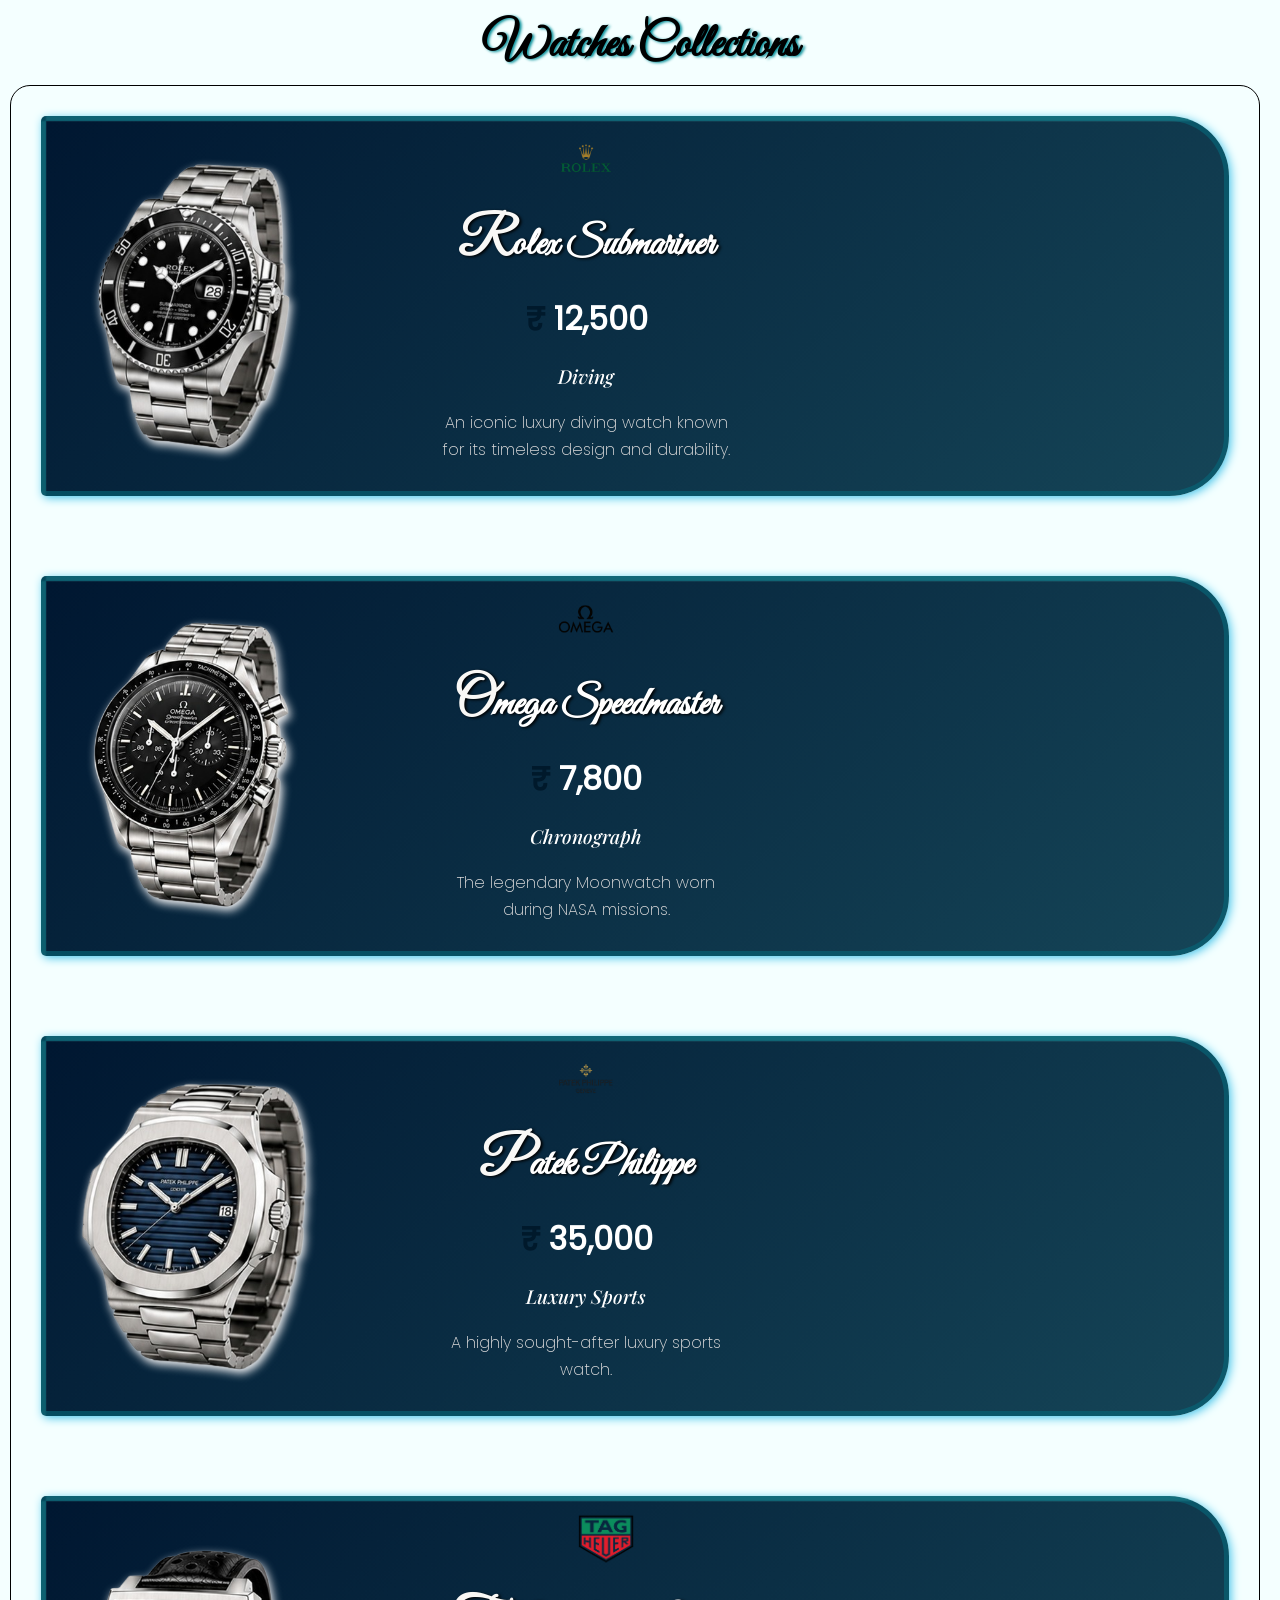
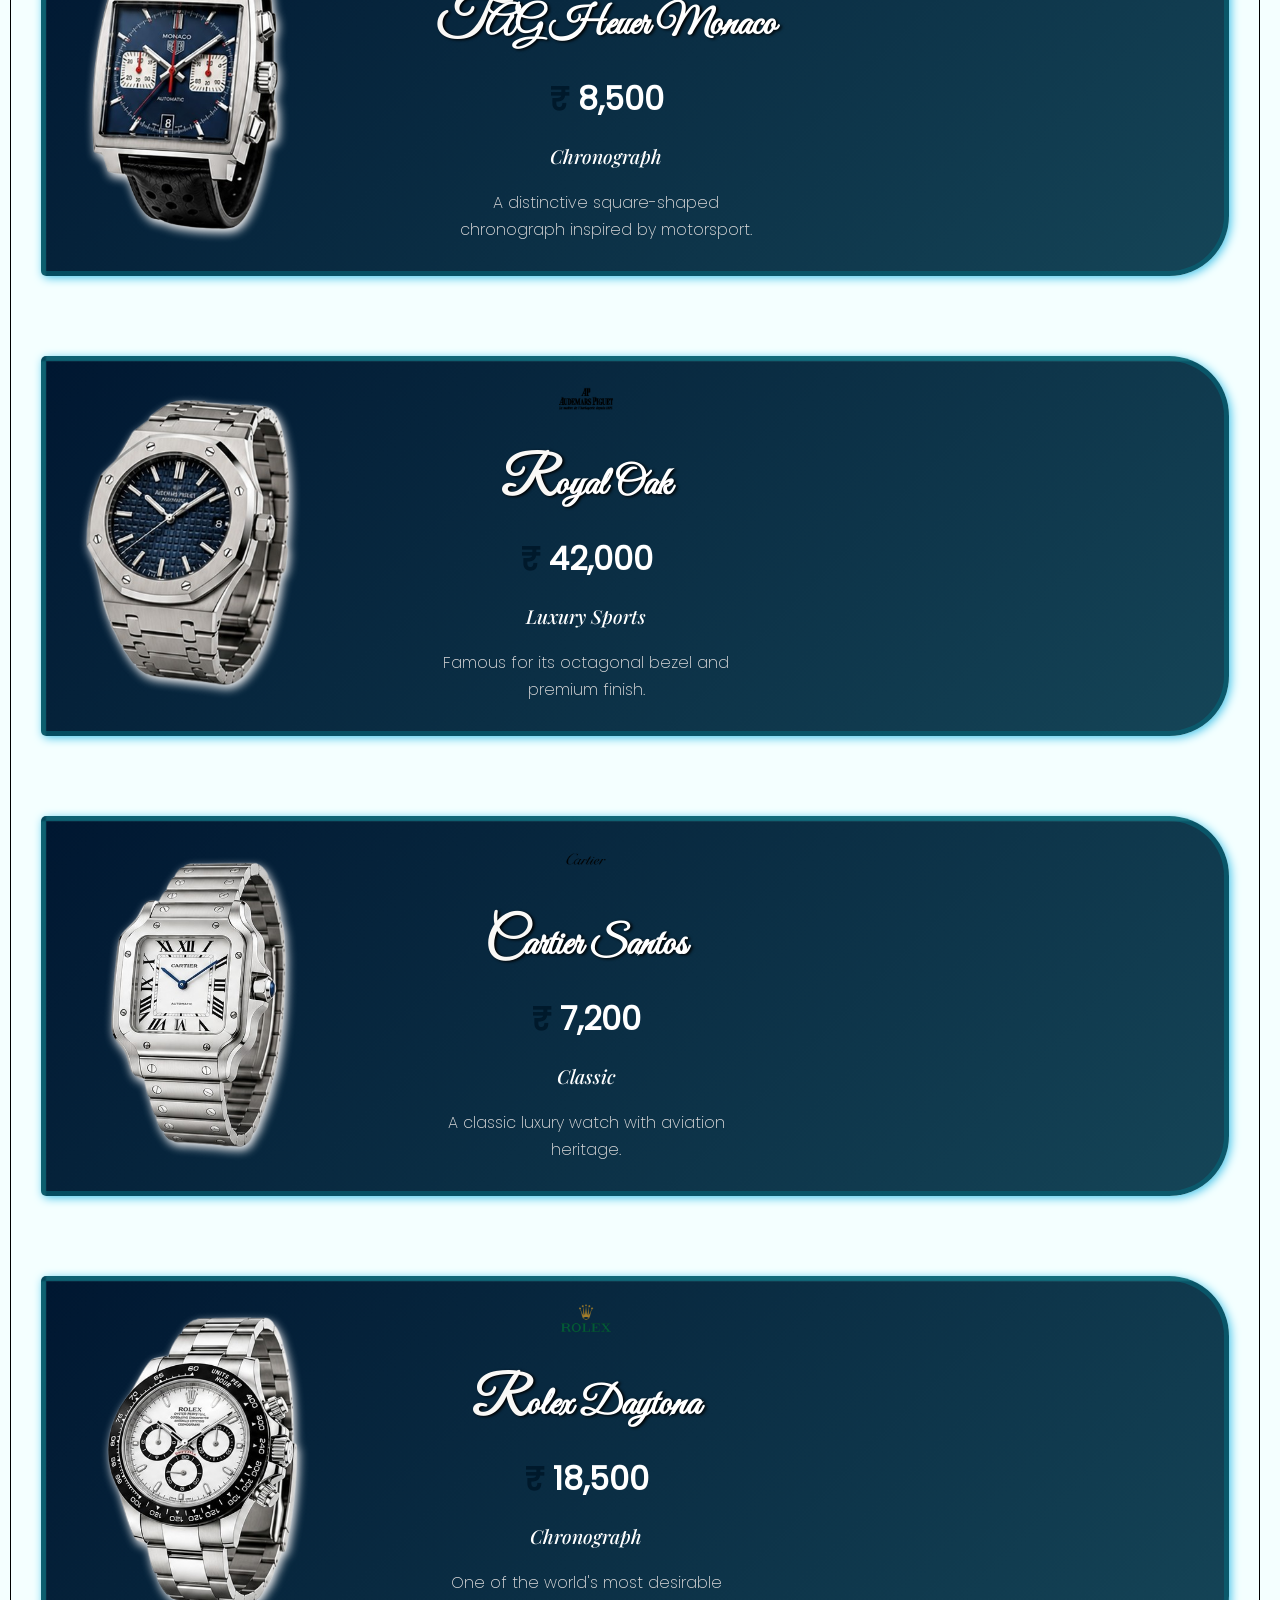
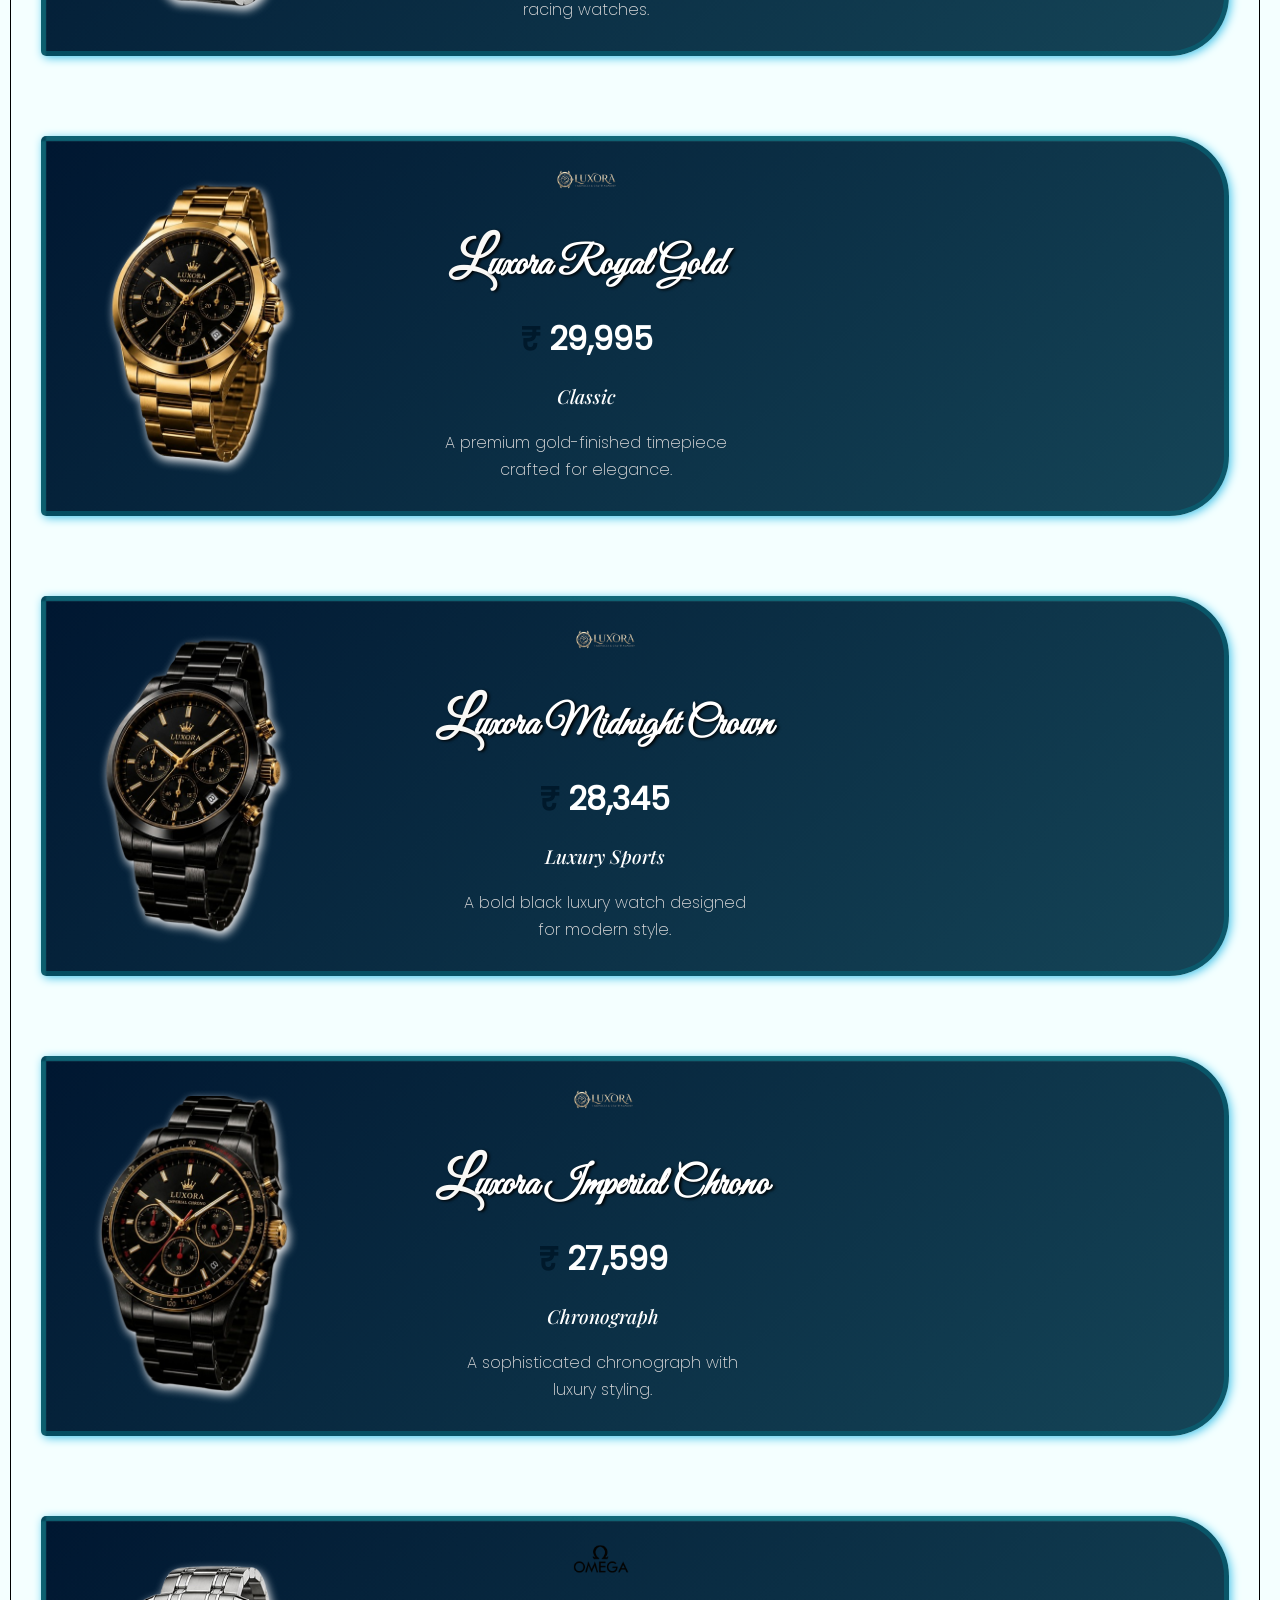
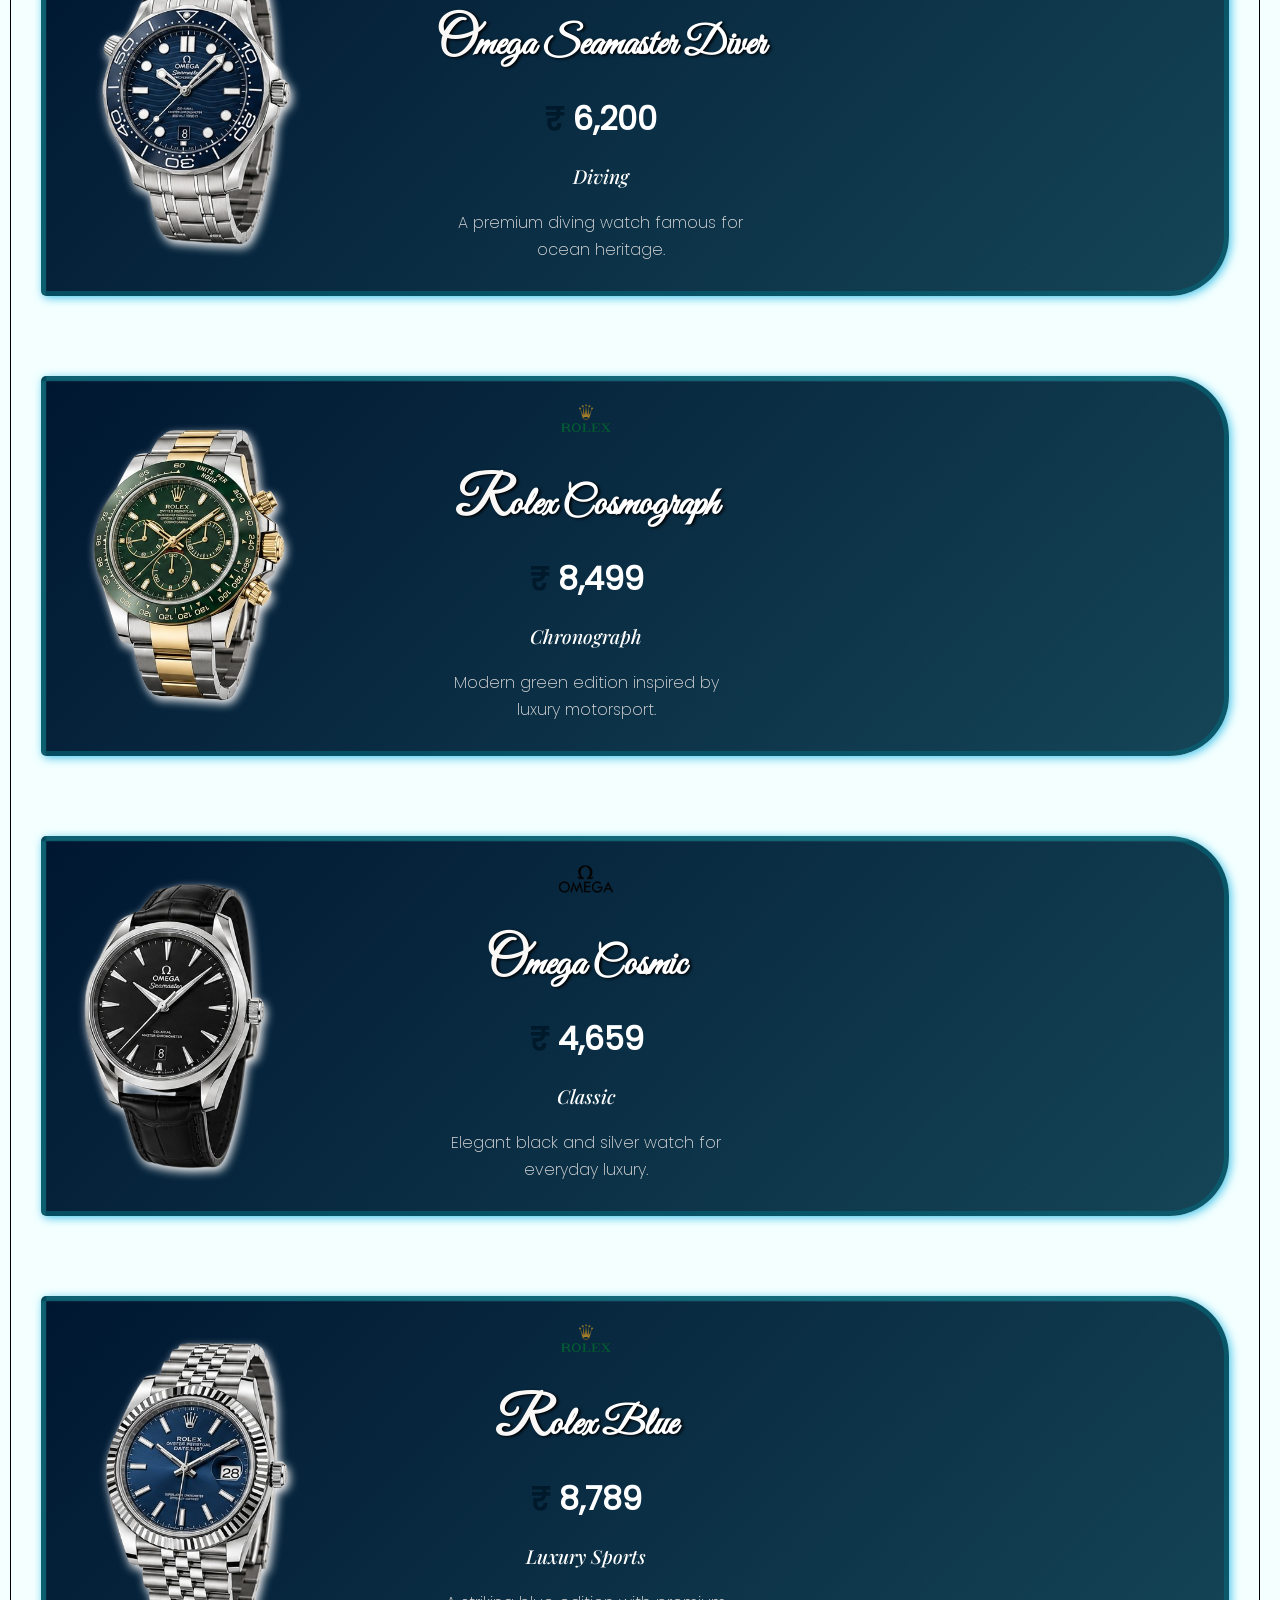
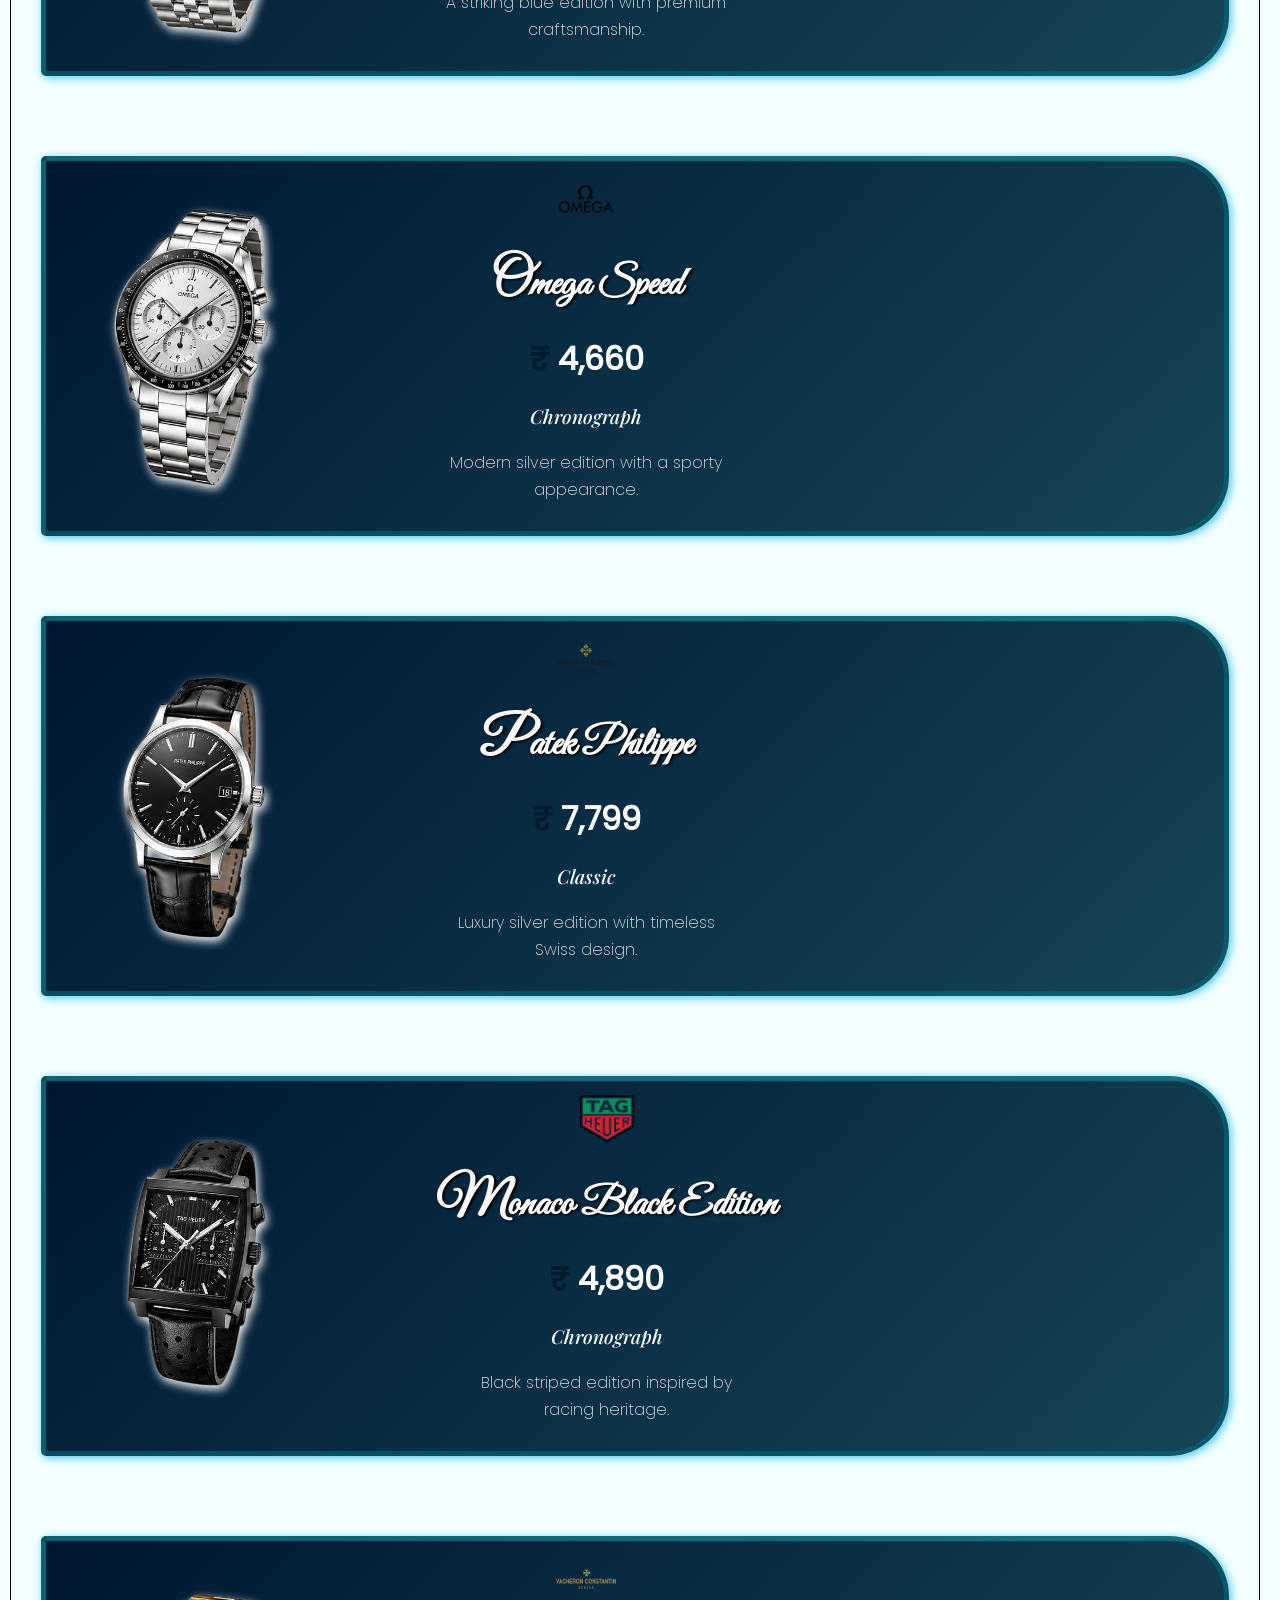
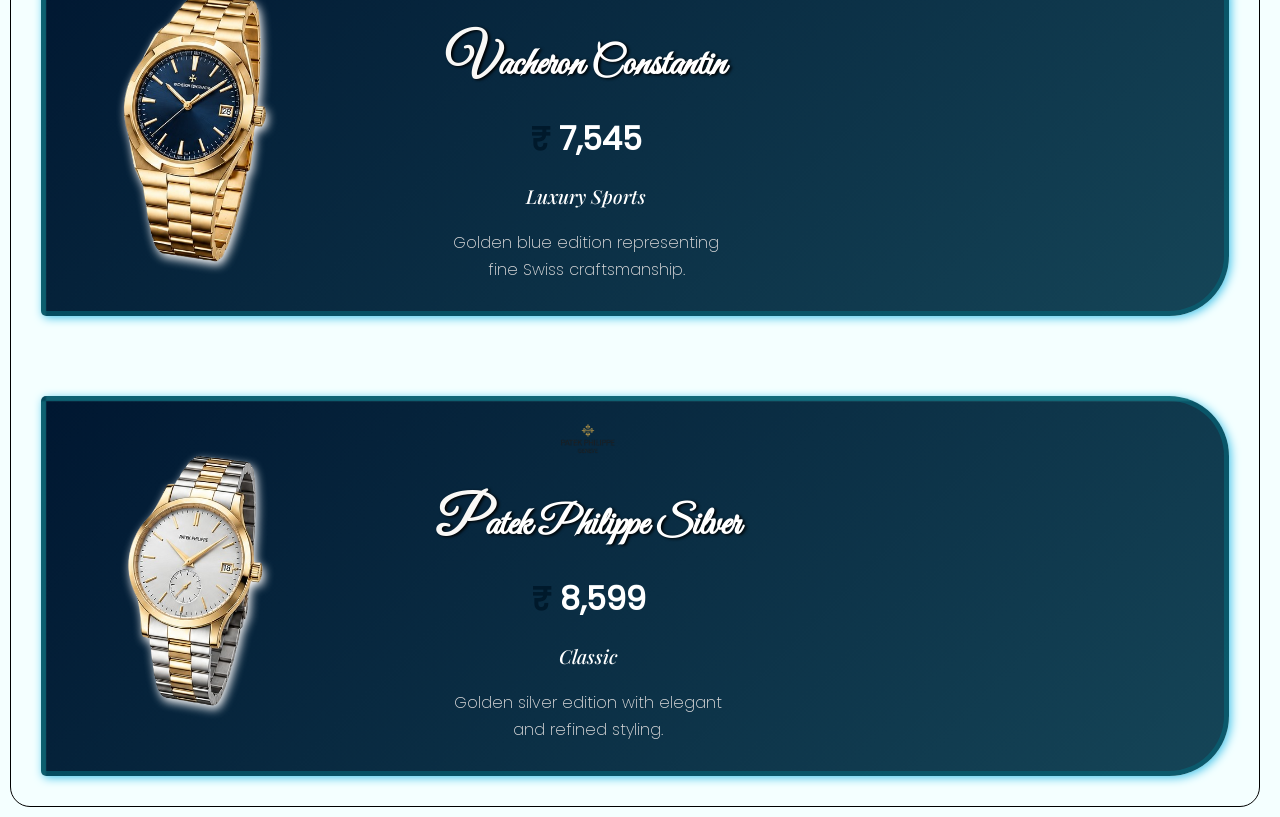
<file: productsLists/products.html>
<!doctype html>
<html lang="en">

<head>
    <meta charset="UTF-8" />
    <meta name="viewport" content="width=device-width, initial-scale=1.0" />
    <title>Products Page</title>
    <link rel="stylesheet" href="../searchBar/search.css" />
</head>

<body>
    <h1 id="productHead">Watches Collections</h1>

    <div class="productsCont" id="productsCont"></div>

    <script src="products.js"></script>
</body>

</html>
</file>
<file: style.css>
* {
    padding: 0;
    margin: 0;
    box-sizing: border-box;
    /* background-color: blue; */
    /* overflow: hidden; */
    /* outline: 1px solid #ed1414; */
}

@font-face {
    font-family: "Playfairs-Italic";
    src: url(./fonts/PlayfairDisplay-Italic-VariableFont_wght.ttf);
}

@font-face {
    font-family: "PlayfairDisplay";
    src: url(./fonts/NotoSerifKannada-ExtraBold.ttf);
}

@font-face {
    font-family: "Playfairs-MediumItalic";
    src: url(./fonts/PlayfairDisplay-MediumItalic.ttf);
}

@font-face {
    font-family: "Playwrite-ExtraLight";
    src: url(./fonts/PlaywriteIE-ExtraLight.ttf);
}

@font-face {
    font-family: "Playwrite-Light";
    src: url(./fonts/PlaywriteIE-Light.ttf);
}

@font-face {
    font-family: "Playwrite-Thin";
    src: url(./fonts/PlaywriteIE-Thin.ttf);
}

@font-face {
    font-family: "PoppinsBold";
    src: url(./fonts/Poppins-ExtraBold.ttf);
}

@font-face {
    font-family: "GreatVibes";
    src: url(./fonts/GreatVibes-Regular.ttf);
}

@font-face {
    font-family: "PlayWrite-Regular";
    src: url(./fonts/PlaywriteIE-Regular.ttf);
}

@font-face {
    font-family: "Allura-Regular";
    src: url(./fonts/Allura-Regular.ttf);
}

@font-face {
    font-family: "Sekyua-Regular";
    src: url(./fonts/Sekuya-Regular.ttf);
}

@font-face {
    font-family: "NotoSerif";
    src: url(./fonts/Poppins-Italic.ttf);
}

@font-face {
    font-family: "Poppins-bold";
    src: url(./fonts/Poppins-Regular.ttf);
}

@font-face {
    font-family: "Thin";
    src: url(./fonts/Poppins-ExtraLight.ttf);
}

@font-face {
    font-family: "Poppins";
    src: url(./fonts/Poppins-Light.ttf);
}

@font-face {
    font-family: "Playfair";
    src: url(./fonts/Poppins-ExtraBoldItalic.ttf);
}

@font-face {
    font-family: "Poppins-Extra";
    src: url(./fonts/Poppins-Medium.ttf);
}

@font-face {
    font-family: "Poppins-Extra-Bold";
    src: url(./fonts/Poppins-ExtraBold.ttf);
}

@font-face {
    font-family: "TrioKannada-Italic";
    src: url(./fonts/TiroKannada-Italic.ttf);
}

@font-face {
    font-family: "TrioKannada-Regular";
    src: url(./fonts/TiroKannada-Regular.ttf);
}

@font-face {
    font-family: "Playwrite-varaible";
    src: url(./fonts/PlaywriteIE-VariableFont_wght.ttf);
}

@font-face {
    font-family: "PoppinsMedium";
    src: url(./fonts/Poppins-Medium.ttf);
}

@font-face {
    font-family: "";
    src: url(./fonts/Poppins-SemiBold.ttf);
}

html {
    scroll-behavior: smooth;
}

body {
    background: linear-gradient(155deg, #000000, #012c38);
    color: white;
}

#scrollBtn {
    position: fixed;
    bottom: 0;
    right: 0;
    text-decoration: none;
    text-align: center;
    display: none;
    padding: 12px;
    height: 40px;
    width: 40px;
    font-weight: bold;
    font-size: 1rem;
    border-radius: 250%;
    color: #fff;
    border: none;
    border: 1px solid #f0f0f0;
    background-color: #0163ff;
    margin: 20px;
}

#scrollBtn:hover {
    cursor: pointer;
    background-color: #053fd1bd;
}

.container {
    background:
        linear-gradient(121deg,
            rgba(0, 0, 0, 0.89),
            rgba(5, 5, 5, 0.731),
            rgba(0, 0, 0, 0.886)),
        url("./assets/Luxora_Banners.webp");
    background-position: center;
    background-size: cover;
    background-repeat: no-repeat;
    overflow: hidden;
    position: relative;
    width: 100%;
    max-width: 1400px;
    background-attachment: fixed;
    min-height: 120vh;
}

.logo img {
    width: 100%;
    max-width: 130px;
    height: 83px;
}

.navBar {
    display: flex;
    padding: 10px 15px;
    align-items: center;
    justify-content: space-between;
    position: fixed;
    width: 100%;
    max-width: 1250px;

    z-index: 999;
    top: 0;
    left: 0;
}

.navLinks {
    display: flex;
    gap: 30px;
}

.navLinks a {
    z-index: 999;
    text-decoration: none;
    font-size: 1rem;
    color: white;
    font-family: "Poppins";
}

.navLinks a:hover {
    color: rgba(198, 198, 198, 0.651);
    transform: translateY(-2px) scale(1);
    transition: 0.5s;
}

.navLinks a:hover:active {
    color: rgb(6, 1, 107);
    transition: cubic-bezier(0.39, 0.575, 0.565, 1);
}

.contacts a {
    position: relative;
    text-decoration: none;
    font-size: 1rem;
    color: white;
    font-family: "Poppins";
}

.contacts a:hover {
    background-color: rgba(128, 128, 128, 0.596);
    color: white;
    transform: translateY(-2px) scale(1);
    transition: 0.5s;
}

.lists {
    display: none;

    position: absolute;
    flex-direction: column;
    color: white;
    background-color: rgb(19, 183, 253);
    width: 120px;
    border-radius: 4px;
    height: 80px;
}

.contacts:hover .lists {
    display: block;
}

.lists a {
    color: rgb(255, 255, 255);
    text-align: center;
    display: flex;
    gap: 20px;
    font-family:
        "Trebuchet MS", "Lucida Sans Unicode", "Lucida Grande", "Lucida Sans",
        Arial, sans-serif;
    font-weight: bold;
    font-size: 0.9rem;
    margin-top: 10px;
}

.lists a:hover {
    background-color: rgba(0, 96, 251, 0.664);
    width: 100%;
}

.searchInput {
    position: relative;
}

.searchInput input {
    padding: 10px;
    position: relative;
    margin: auto;
    width: 310px;
    font-size: 13px;
    border-radius: 18px;
    border: none;
    color: rgba(104, 102, 102, 0.664);
}

.searchLogo img {
    position: absolute;
    height: 20px;
    width: 20px;
    right: 30px;
    bottom: 8px;
    color: rgba(70, 68, 68, 0.847);
    cursor: pointer;
    font-size: 1.4rem;
}

.searchInput input::placeholder {
    color: #737070;
    font-weight: 500;
    font-family: "Poppins";
    padding-left: 18px;
}

.searchLogo img:hover {
    opacity: 0.4;
    transform: scale(1.1);
    color: rgba(0, 140, 255, 0.689);
    transition: 3ms ease-in-out;
}

.searchInput input:hover {
    border: 1px solid rgb(0, 39, 72);
    transition: 1s;
    color: rgb(0, 0, 0);
}

.contLists {
    display: flex;
    gap: 20px;
}

.themeChange {
    color: #ffffff;
    background: linear-gradient(135deg, #060128, #051d7a, #00211d);


}

.contLists button {
    padding: 8px 18px;
    text-align: center;

    cursor: pointer;
    box-shadow: 0px 2px 10px rgba(244, 244, 244, 0.637);
    background: linear-gradient(135deg, #e1efae, #fe7b00);
    color: white;
    border: none;
    font-family: "Poppins-Extra";
    font-size: 12px;
    animation: Fade 2s infinite;
    border-radius: 20px;
}

.contLists button:hover {
    transform: translateY(-5px) scaleX(1);
    transition: cubic-bezier(0.175, 0.885, 0.32, 1.275) ease-in-out;
    box-shadow: 2px 2px 30px #f1fe00;
    background: linear-gradient(25deg, rgb(247, 119, 84), #eedb6d);
}

.bannerCont {
    display: flex;
    flex-direction: column;
    align-items: center;
    justify-content: center;
    /* height: 100vh; */
    width: 100%;
    max-width: 700px;
    /* background: #000315; */
    min-height: 500px;
    margin: 30px 0px 0px 90px;
    padding: 50px 0 0 50px;
}

#bannerHead {
    /* animation: headFade 3s infinite; */
    color: #ffffff;
    font-family: "PoppinsMedium";
    width: 100%;
    max-width: 370px;
    font-size: 2.5rem;
    text-shadow: 2px 2px 5px #001330;
    align-self: flex-start;
    line-height: 1.1;
}

#bannerPar {
    color: rgb(255, 255, 255);
    font-family: "Poppins-Extra";
    font-size: 1.2rem;
    width: 100%;
    max-width: 370px;
    align-self: flex-start;
    margin-top: 10px;

    text-shadow: 0px 1px 5px rgb(1, 2, 48);
}

#contPar {
    color: white;
    margin-top: 12px;
    align-self: flex-start;

    font-size: 14px;
    width: 100%;
    max-width: 450px;
    font-family: "Thin";
}

#boldBlue {
    color: rgb(0, 85, 205);
}

#parColor {
    color: #04b0ff;

    font-family: "Poppins-bold";

    font-weight: bold;
}

#orderBtn {
    align-self: flex-start;
    margin: 25px 0px;

    text-align: center;
    font-weight: 580;
    padding: 13px 15px;
    background: linear-gradient(135deg, #230047, #0173fe, #002325);
    border: none;
    font-family: "Poppins-Extra";
    box-shadow: 0px 1px 62px rgb(255, 1, 1);
    color: rgb(255, 255, 255);
    animation: colorfade 3s ease-in-out infinite;

    border-radius: 10px;
}

.dropMenu div {
    color: rgb(255, 255, 255);
    font-size: 5vw;
    display: none;
}

.dropMenuBox {
    background-color: #ffffff;
    box-shadow: 2px 3px 10px rgb(0, 0, 0);
    height: 120px;
    border-radius: 5px;
    width: 85px;
    display: none;
}

@keyframes bgFade {
    0% {
        background-position: 100% 50%;
    }

    25% {
        background-position: 50% 100%;
    }

    50% {
        background-position: 150% 50%;
    }

    75% {
        background-position: 50% 0%;
    }

    100% {
        background-position: 0% 50%;
    }
}

@keyframes hoverd {
    100% {
        box-shadow: 0px 2px 30px #fee507;
    }

    50% {
        box-shadow: 0px 2px 30px #fe0707;
    }
}

@keyframes headFade {
    100% {
        text-shadow: 2px 12px 40px #ff0000;
    }

    85% {
        text-shadow: 2px 12px 40px #370145;
    }
}

@keyframes Fade {
    100% {
        box-shadow: 2px 2px 20px rgb(255, 179, 1);
    }

    0% {
        box-shadow: 2px 2px 20px rgb(255, 38, 0);
    }
}

@keyframes colorfade {
    100% {
        box-shadow: 2px 3px 50px red;
    }

    75% {
        box-shadow: 2px 3px 50px rgb(55, 0, 255);
    }

    50% {
        box-shadow: 2px 3px 50px #3f0156;
    }
}

@keyframes cardFade {
    from {
        box-shadow: 2px 2px 30px rgb(0, 255, 213);
        border-radius: 30px;
    }

    to {
        box-shadow: 2px 5px 40px rgb(0, 81, 255);
        border-radius: 25px;
    }
}

@keyframes cardFade1 {
    from {
        box-shadow: 2px 2px 30px rgb(0, 72, 255);
        border-radius: 30px;
    }

    to {
        box-shadow: 2px 5px 40px rgb(0, 255, 234);
        border-radius: 25px;
    }
}

@keyframes imgShadow {
    100% {
        filter: drop-shadow(2px 10px 10px #ff0000dd);
    }

    75% {
        filter: drop-shadow(2px 10px 10px #ff2600e7);
    }

    50% {
        filter: drop-shadow(2px 10px 10px #770000fd);
    }

    25% {
        filter: drop-shadow(2px 10px 10px #fd3508);
    }

    0% {
        filter: drop-shadow(2px 10px 10px #ff0000dd);
    }
}

@keyframes imgFade {
    100% {
        filter: drop-shadow(2px 3px 10px #f39302);
    }

    80% {
        filter: drop-shadow(2px 3px 10px #f3bb02);
    }

    60% {
        filter: drop-shadow(2px 3px 10px #f35e02);
    }

    40% {
        filter: drop-shadow(2px 3px 10px #ffd82d);
    }

    20% {
        filter: drop-shadow(2px 3px 10px #f32202);
    }

    0% {
        filter: drop-shadow(2px 3px 10px #ff4444);
    }
}

@keyframes imgFade1 {
    100% {
        filter: drop-shadow(2px 3px 10px #001f68);
    }

    80% {
        filter: drop-shadow(2px 3px 10px #000000);
    }

    60% {
        filter: drop-shadow(2px 3px 10px #f0f0f0);
    }

    40% {
        filter: drop-shadow(2px 3px 10px #0f002b);
    }

    20% {
        filter: drop-shadow(2px 3px 10px #0293f3);
    }

    0% {
        filter: drop-shadow(2px 3px 10px #16003b);
    }
}

@keyframes imgFade2 {
    100% {
        filter: drop-shadow(2px 3px 10px #000105);
    }

    80% {
        filter: drop-shadow(2px 3px 10px #ffffff);
    }

    60% {
        filter: drop-shadow(2px 3px 10px #f6bd02);
    }

    40% {
        filter: drop-shadow(2px 3px 10px #d22203);
    }

    20% {
        filter: drop-shadow(2px 3px 10px #0293f3);
    }

    0% {
        filter: drop-shadow(2px 3px 10px #16003b);
    }
}

#orderBtn:hover {
    box-shadow: 0px 1px 62px hsl(169, 100%, 40%);
    transform: translateY(-4px) scale(1.1);
    transition: cubic-bezier(1.65, 0.84, 0.44, 1) ease-in-out;
    cursor: pointer;
    animation: hoverd 2s infinite;
    /* background: linear-gradient(135deg, rgb(1, 49, 83), rgb(119, 208, 238)); */
    background: linear-gradient(135deg, #002d22, #00bbff, #003639);
}

#orderBtn:active {
    background: linear-gradient(45deg, rgb(14, 86, 1), rgb(159, 255, 142));
}

.heading {
    position: relative;
}

/* Cards section */

@keyframes goldSine {
    from {
        box-shadow: 2px 2px 15px #ffd700;
    }

    to {
        box-shadow: 2px 3px 17px #ffa200;
    }
}

.contents {
    display: flex;
    flex-direction: column;
    gap: 30px;
    /* margin: 10px; */
    padding-right: 20px;
    justify-content: center;
    align-items: center;
}

#viewAllBtn {
    padding: 10px 25px;
    border-radius: 10px;
    border: none;
    background: linear-gradient(135deg, #2401c0, #08a8dd, #00c7b3);
    margin: 0px 60px 0px auto;
    font-family: "Poppins";
    font-weight: bold;
    color: #f0f0f0;
    animation: goldSine 2s infinite;
    transition: all 1s cubic-bezier(0.165, 0.84, 0.44, 1);
}

#viewAllBtn:hover {
    transform: translateY(-8px);
    cursor: pointer;
    background: linear-gradient(135deg, #9e08d9, #070bf0, #25000e);
}

#cardHead {
    color: white;
    font-size: 4.5vw;
    margin-top: 40px;
    text-shadow: 2px 3px 20px rgb(0, 252, 218);
    font-family: "GreatVibes";
    text-align: center;
}

.cardContainer,
.cardContainer1 {
    display: flex;
    justify-content: center;
    align-items: center;
    max-width: 1200px;
    min-height: 70vh;
    margin: 50px auto;
    background: linear-gradient(136deg, #00171c, #00252b, #001442f3);
    z-index: 999;
    transition: 2s ease-in;
    border-radius: 20px;
    animation: cardFade 3s ease-in-out infinite;
    box-shadow: 2px 2px 30px rgb(1, 83, 92);
    border: 5px solid rgb(0, 81, 81);
}

.cardContainer1 {
    animation: cardFade1 2s ease-in-out infinite;
    background: linear-gradient(136deg, #024f5bcd, #05317c7a, #013539);
}

.cardsList,
.cardsList1 {
    display: grid;
    grid-template-columns: repeat(4, 1fr);
    gap: 60px;
    /* display: flex;
    flex-wrap: wrap;
    gap: 70px; */
}

.card,
.card1 {
    display: flex;
    flex-direction: column;
    justify-content: center;
    height: 310px;
    width: 180px;
    align-items: center;
    text-align: center;
    border-radius: 10px;
    box-shadow: 2px 3px 20px rgba(255, 255, 255, 0.589);
    border: none;
    animation: bgFade 5s ease-in infinite;
    background-size: 600% 600%;
    transition: 0.4s ease-in;
    background: linear-gradient(135deg, #05c7e4, #013dad8a, #1800408e);
}

.card img {
    width: 130px;
    height: 160px;
    object-fit: contain;
}

.card:hover,
.cardUp:hover {
    transform: translateY(-15px) scale(1.1);
    box-shadow: 2px 8px 35px #1303ec90;
    position: relative;
    background: linear-gradient(135deg, #00262b, #001939f3, #00c4dacb);
    filter: drop-shadow(2px 8px 30px rgb(82, 1, 97));

    cursor: pointer;
    transition: 1ms cubic-bezier(0.19, 1, 0.22, 1);
}

.card1 {
    background: linear-gradient(135deg, #ffff, #028e9888, #002422);
}

.card1:hover {
    box-shadow: 2px 10px 50px rgb(0, 255, 251);
    transform: translateY(-10px) scale(1.1);
    background: linear-gradient(135deg, #ffff, #017d58c3, #02e6db);

    position: relative;

    cursor: pointer;
    transition: 2ms cubic-bezier(0.175, 0.885, 0.32, 1.275);
}

.title,
.title1 {
    color: rgb(255, 255, 255);
    text-shadow: 0px 2px 20px rgb(231, 245, 250);
    font-size: 0.9rem;
    font-weight: bold;
    /* margin-top: 5px; */

    font-family: "Poppins";
    text-shadow: 2px 2px 20px rgb(2, 22, 78);
}

.priceP,
.priceP1 {
    font-size: 13px;
    margin: 0;

    font-weight: bold;
    color: #ffbb00;
    font-weight: bold;
    font-family: "Poppins";
}

.aboutP,
.aboutP1 {
    font-size: 12px;

    text-align: center;
    font-family: "Poppins-bold";
    color: rgba(213, 234, 207, 0.801);
    font-weight: bolder;
}

#rolex img {
    margin-top: 10px;
    width: 180px;
    height: 230px;
    filter: drop-shadow(2px 8px 20px rgb(3, 250, 233));
}

#omega img {
    width: 180px;
    height: 240px;
    filter: drop-shadow(2px 8px 20px rgb(3, 250, 233));
}

#rolexBlue img {
    filter: drop-shadow(2px 8px 20px rgb(3, 250, 233));
    height: 210px;
    width: 180px;
}

#omg2 img {
    width: 170px;
    height: 190px;
    margin-bottom: 10px;
    filter: drop-shadow(2px 8px 20px rgb(3, 250, 233));
}

#patter img {
    width: 180px;
    height: 190px;
    filter: drop-shadow(2px 3px 20px #02e3f3);
}

#monaco img {
    width: 210px;
    height: 210px;
    filter: drop-shadow(2px 3px 20px #02e3f3);
}

#vachreon img {
    filter: drop-shadow(2px 3px 20px #02e3f3);
    width: 160px;
    height: 210px;
}

#parek img {
    /* filter: drop-shadow(2px 3px 20px #ffff); */
    filter: drop-shadow(2px 3px 20px #02e3f3);
    width: 240px;
    height: 235px;
}

.aboutSection {
    background: linear-gradient(35deg, #000000, #01b5c2d0, #010234e2, #003a5e);
    max-width: 1400px;
    min-height: 100vh;
    border-radius: 25px;
    margin: 80px 40px 0px 40px;
    box-shadow: 5px 10px 30px #03c8ffe5;
}

.aboutCont {
    display: flex;
    margin: 0px auto auto 50px;
    flex-direction: column;
}

.aboutCont h1 {
    align-self: center;
    font-size: 4rem;
    padding: 20px 0px;
    color: rgb(253, 253, 253);
    text-shadow: 2px 2px 20px rgb(2, 248, 178);
    font-family: "Allura-Regular";
}

#aboutHead {
    font-family: "PlayWrite-Regular";
    font-size: 1.5rem;
    text-shadow: 2px 2px 10px rgb(0, 2, 3);
    padding-left: 40px;
}

.watchBox {
    width: 350px;
    background-color: white;
    border-radius: 20px;
    animation: colorfade 2s infinite;
    margin: 50px;
    box-shadow: 5px 8px 30px rgb(9, 0, 21);
    height: 260px;
}

.watchBox img {
    height: 240px;
    filter: drop-shadow(2px 2px 10px rgba(255, 102, 0, 0.735));
    margin: 10px;
    width: 330px;
    border-radius: 20px;
}

.bannerWatch {
    display: flex;
    gap: 30px;
}

#aboutPar {
    color: rgb(255, 255, 255);
    margin: 50px;
    font-size: 1rem;
    font-family: "Poppins";
    width: 100%;
    max-width: 550px;
    line-height: 1.9;
}

.watchBox:hover {
    transform: translateY(-25px) scale(1.1);
    transition: 1s ease-in-out;
    box-shadow: 2px 3px 20px rgb(255, 255, 255);
}

.aboutBox {
    display: flex;
    flex-direction: row;
    margin: 20px auto 40px 50px;
}

.aboutBox ul {
    margin: auto;
    font-family: "Poppins";
    font-size: 1.3vw;

    line-height: 2.6rem;

    font-weight: bold;
    color: rgb(253, 255, 255);
}

.greenBanner img {
    height: 200px;
    width: 320px;
    margin-left: 50px;
    /* margin: 40px 40px 0px 70px; */
    border: 7px solid white;
    box-shadow: 2px 3px 20px black;
    border-radius: 20px;
}

.greenBanner img:hover {
    transform: translateY(25px) scale(1.1);
    transition: 1s ease-in-out;
    box-shadow: 2px 3px 20px rgb(255, 255, 255);
}

.aboutBox li::marker {
    color: #001a5c;
}

.aboutContainer {
    display: flex;
    align-items: center;
    margin-top: 60px;
    justify-content: space-evenly;
}

.aboutCard {
    margin-bottom: 20px;
    display: flex;
    box-shadow: 2px 2px 20px rgb(198, 196, 196);
    border: 2px solid rgba(159, 154, 154, 0.927);
    flex-direction: column;
    align-items: center;
    gap: 10px;
    text-align: center;
    width: 145px;
    animation: cardFade infinite 5s cubic-bezier(0.68, -0.55, 0.265, 1.55);
    height: 215px;
    padding: 20px 10px 40px 10px;
    border-radius: 20px;
    background: linear-gradient(135deg, #00213c, #008cff, #04b5af, #1c003c);
}

.aboutCard:hover {
    transition: 1s cubic-bezier(0.165, 0.84, 0.44, 1);
    box-shadow: 2px 3px 30px #38022c;
    border: 2px solid rgb(176, 181, 255);
    background: linear-gradient(175deg, #012b3e, #0d36eb, #00cca3, #050024);
    transform: translateY(-10px) scale(1.1);
}

.aboutCard h3 {
    font-size: 1rem;
    font-family: "Poppins-Extra";
    line-height: 20px;
    width: 130px;
}

.aboutCard p {
    color: hsl(235, 100%, 10%);
    font-family: "Poppins";
    font-size: 1vw;
    font-weight: bold;
}

.aboutCard img {
    width: 65px;
    padding-bottom: 10px;
    height: 65px;
}

#about1 {
    color: rgb(255, 255, 255);
    width: 100px;
    font-size: 1.5vw;
}

.menBanner {
    display: flex;
    position: relative;
    flex-direction: column;
    justify-content: center;
    background: linear-gradient(135deg,
            #1a003c,
            #004ebc,
            #013247,
            #0076a4,
            #00171c);
    max-width: 1000px;
    border-radius: 30px;
    box-shadow: 2px 3px 20px whitesmoke;
    margin: 80px auto;
    min-height: 100vh;
}

.menBanner h1 {
    font-family: "GreatVibes";
    text-align: center;
    margin: 40px;
    text-shadow: 2px 3px 5px #28e5efa1;
    font-size: 3.5vw;
}

#txtColor {
    color: #050051;
}

.suit img {
    position: absolute;
    top: 46px;
    width: 45px;
    height: 48px;
    left: 67%;
}

.menAbout,
.menAbout1 {
    display: flex;
    padding: 20px 80px 50px 50px;
    flex-direction: row;

    align-items: center;
}

.menAbout img {
    animation: colorfade 3s infinite;
    width: 220px;
    border: 10px solid white;

    box-shadow: 2px 2px 30px rgb(253, 253, 253);
    border-radius: 50px;
    height: 320px;
    align-self: flex-end;
}

#menPar {
    width: 500px;
    margin: auto;
    font-family: "Poppins";
    font-size: 1.1rem;
    line-height: 35px;
}

#menPar1 {
    font-family: "Poppins";
    width: 450px;
    margin: 25px;
    font-size: 1.1rem;
    line-height: 35px;
}

.menAbout1 img {
    /* margin: auto; */
    margin: 0px 0px 70px 90px;
    width: 200px;
    animation: hoverd 5s infinite;
    height: 300px;
    border: 10px solid white;
    border-radius: 50px;
}

.aboutFooter {
    /* background: linear-gradient(#0120b9, #3682f3, #02001f); */

    border-radius: 20px;
}

.aboutFooter h1 {
    font-size: 3vw;
    text-shadow: 2px 5px 3px #f90505ee;
}

.chooseSection {
    display: flex;
    flex-direction: column;
    gap: 20px;
    width: 100%;
    max-width: 1200px;
    min-height: 100vh;
    box-shadow: 2px 3px 20px #dabdbdbc;
    margin: 50px auto;
    border-radius: 20px;
    background: linear-gradient(135deg, #1a0000, #a00808, #9a1b1b, #4a0000);
}

.chooseSection h1 {
    text-align: center;
    font-family: "Allura-Regular";
    margin-top: 20px;
    font-size: 2.5rem;
    text-shadow: 2px 4px 5px #001018;
}

#styleTxt {
    font-family: "Playfairs-Italic";
    text-shadow: 2px 4px 5px #00122c;
    margin-left: 10px;

    color: #ffffff;
    font-size: 2.2rem;
}

.chooseCont {
    display: flex;
    align-items: center;
    justify-content: flex-start;
    margin: 40px 0px 0px 40px;
    /* flex-direction: row; */
    gap: 40px;
}

.chooseCont img {
    animation: imgShadow 3s ease-in-out infinite;
    filter: drop-shadow(2px 10px 10px #ff0000dd);
    /* filter: drop-shadow(2px 10px 10px #ff0000dd); */
    margin: 30px 0px 0px 20px;
    height: 320px;
    max-width: 380px;
    width: 100%;
}

.chooseCont p {
    width: 100%;

    text-align: start;
    margin-left: 30px;
    font-family: "Poppins";
    font-size: 1.2rem;
    max-width: 550px;
    line-height: 1.9;
}

.chooseSideBar {
    display: flex;
    align-items: center;
    margin: 70px auto;
    gap: 50px;
}

.chooseSideBar p {
    margin: 80px 0px 0px 60px;
    line-height: 1.9;
    text-align: left;
    font-size: 1.1rem;
    font-family: "Poppins";
    max-width: 450px;
}

.chooseContainer {
    padding: 20px;
    /* max-width: 680px; */
    margin: 40px;
    display: grid;
    gap: 20px;
    align-items: center;
    justify-content: center;
    grid-template-columns: 1fr 1fr;
    border-radius: 30px;
    background-color: rgba(255, 255, 255, 0.05);
    backdrop-filter: blur(20px);
    -webkit-backdrop-filter: blur(22px);
}

.choosenCard {
    display: flex;
    padding-left: 12px;
    margin: 10px 40px 0px 10px;
    text-align: center;
    flex-direction: column;
    justify-content: center;
    align-items: center;
    background: linear-gradient(135deg, #fe7300, #e0b118, #f4d37a, #cd8f00);
    width: 100%;
    max-width: 240px;
    border-radius: 20px;
    height: 270px;
}

.choosenCard:hover {
    background: linear-gradient(15deg, #fa7202, #8f710d, #f4d37a, #c48900);
    transition: cubic-bezier(1, 0, 0, 1) ease-in-out;
}

.choosenCard img {
    margin: 20px;
}

.chooseHead {
    font-size: 1.3rem;
    text-shadow: 2px 2px 3px #bd9718;
    font-family: "NotoSerif";
}

.choosenCard p {
    font-size: 1rem;
    width: 100%;
    max-width: 180px;
    text-align: center;
    margin: 20px;
}

.mainCont {
    display: flex;
    margin-top: 40px;

    align-items: center;
    flex-direction: column;
    gap: 30px;
}

.mainCont p {
    font-family: "Poppins";
    /* margin: 40px auto; */
    width: 100%;
    font-size: 1.2rem;
    text-align: justify;
    line-height: 1.9;
    max-width: 890px;
}

.wathImgs {
    display: flex;
    align-items: center;
    justify-content: center;
}

#mainWatch {
    width: 480px;
    height: 350px;
    z-index: 4;
}

#tranformWatch {
    width: 350px;
    height: 240px;
    transform: translateX(260px) translateY(10px);
    z-index: 1;
    filter: blur(1px);
    opacity: 0.3;
}

#tranformWatch1 {
    width: 350px;
    height: 240px;
    transform: translateX(-260px) translateY(10px);
    filter: blur(1px);
    z-index: 1;
    opacity: 0.3;
}

.chooseFooter {
    display: flex;
    margin: auto;
}

.chooseItems {
    padding: 20px 20px;
    display: flex;
    margin: 30px;
    gap: 40px;
}

.chooseBox {
    background: rgba(255, 255, 255, 0.05);
    backdrop-filter: blur(40px);
    padding: 15px 20px;
    border-radius: 20px;
}

.watchesContainer {
    display: flex;
    box-shadow: 2px 3px 20px #fff;
    flex-direction: column;
    justify-content: center;
    align-items: center;
    background: radial-gradient(circle at center, #4b0101fc, #561010, #150101);
    /* background: radial-gradient(circle at 75% 50%, #0f5a4a, #031411 35%, #050505 85%); */
    width: 100%;
    /* overflow: hidden; */
    /* margin: 40px auto; */
    margin: 60px auto;
    border-radius: 30px;
    max-width: 1200px;
    min-height: 100vh;
}

.watchesContainer h1 {
    font-family: "Poppins";
    text-shadow: 2px 2px 10px #000000;
    font-weight: 700;
    color: #fad56e;
    font-size: 2.2rem;
    margin-top: 30px;
}

.watchesContainer p {
    color: rgb(243, 241, 241);
    font-family: "Thin";
    font-size: 1.1rem;
}

.watch1Conts,
.watch2Conts,
.watch3Conts {
    border: 1px solid #ffff;
    background: radial-gradient(circle at 75% 30%,
            #ac7f14cc,
            #491200 35%,
            #000000 75%);
    border-radius: 20px;
    /* padding: 40px 0px 40px 50px; */
    box-shadow: 2px 3px 30px #f72b07;
    width: 100%;
    max-width: 1100px;
    min-height: 120vh;
    display: flex;
    text-align: center;
    justify-content: center;
    align-items: center;
    gap: 30px;
    margin: 70px;
}

.watch1Info,
.watch2Info,
.watch3Info {
    display: flex;
    flex-direction: column;
    justify-content: center;
    align-items: center;
    padding-left: 70px;
    gap: 25px;
}

.watch1Info h2,
.watch2Info h2,
.watch3Info h2 {
    color: #ffffff;
    background-color: #f93a00;
    border-radius: 10px;
    padding: 5px 5px;
    width: 120px;
    font-size: 1rem;
    animation: Fade 2s infinite;
    text-align: start;
    margin-top: 30px;
    /* text-shadow: 2px 2px 4px #000000; */
    font-weight: bold;
    font-family: "Poppins";
}

.watch1Info h1 {
    color: #ffffff;
    text-shadow: 2px 5px 10px #eb8e01;
    font-size: 3rem;
    /* white-space: nowrap; */
    font-weight: 850;
    font-family: "GreatVibes";
}

#gold {
    color: rgb(255, 187, 0);
    text-shadow: 2px 5px 10px #e4884a;
}

.watch1Info h3,
.watch3Info h3 {
    font-family: "Playfairs-Italic";
    text-align: center;
}

.watch1Info p {
    font-family: "Poppins";
    font-size: 1.1rem;
    line-height: 1.9;
    max-width: 800px;
    text-align: start;

    width: 100%;
}

#priceWatch,
#priceWatch1,
#priceWatch2 {
    font-size: 2.6rem;
    color: #fffb01;
    font-weight: bolder;
    text-align: center;
    font-family: "NotoSerif";
}

#discount,
#discount1,
#discount2 {
    margin-left: 50px;
    text-align: start;
    color: #ffffff58;
    font-family: "NotoSerif";
    font-size: 1rem;
    text-decoration: line-through;

    /* text-align: start; */
}

.feautureLists,
.feautureLists1,
.feautureLists2 {
    display: flex;
    margin: 30px 0px 0px 20px;
    gap: 25px;
    flex-direction: column;
}

.feautureLists li,
.feautureLists1 li,
.feautureLists2 li {
    font-family: "Poppins";
    font-weight: bold;
    background: linear-gradient(135deg, #ff5500d9, #f2b91c, #fa7d00);
    border-radius: 20px;
    text-align: center;
    padding: 5px 10px;
    font-size: 1.2rem;
}

.feautureLists li::marker,
.feautureLists1 li::marker,
.feautureLists2 li::marker {
    color: #4b0000;
}

.watch1Conts img {
    /* position: absolute; */
    filter: drop-shadow(2px 5px 20px #f6a337);
    animation: imgFade 4s linear 3s infinite normal;
    margin-top: 60px;
    align-self: flex-start;
    width: 100%;
    max-width: 650px;
    height: 450px;
}

#royalGoldMobile {
    display: none;
}

#exploreBtn,
#exploreBtn1,
#exploreBtn2 {
    padding: 10px;
    border: none;

    border-radius: 5px;
    font-family: "Poppins";
    font-weight: Bold;
    color: #fffdfd;
    box-shadow: 2px 2px 20px #db9a03;
    background: linear-gradient(157deg, #110000, #cd0606e9, #ff9e43, #4a0000);
    border: 1px solid rgb(244, 238, 235);
    width: 100%;
    margin: 40px 0px 40px 30px;
    max-width: 200px;
    animation: Fade 2s infinite;
}

#exploreBtn:hover {
    cursor: pointer;
    box-shadow: 2px 2px 20px #fde4a9;
    transform: translateY(-5px) scale(1.1);
    transition: 1s cubic-bezier(0.175, 0.885, 0.32, 1.275);
    background: linear-gradient(137deg, #110000, #eb0303e9, #ff9e43, #4a0000);
}

.watch2Conts {
    background: radial-gradient(circle at 75% 50%,
            #0f5a4a,
            #031411 35%,
            #050505 85%);
    /* text-align: center; */
}

.watch2Info h1 {
    /* white-space: nowrap; */
    font-size: 2.2rem;
    text-shadow: 2px 3px 10px #000000;
}

.watch2Info h3 {
    font-size: 1.5rem;
    text-align: center;
    font-family: "GreatVibes";
}

.watch2Info p {
    font-family: "Poppins";
    line-height: 1.9;
    text-align: start;
    font-size: 1.1rem;
}

.priceGrp {
    margin-top: 40px;
    display: flex;
    gap: 10px;
    flex-direction: column;
}

#priceWatch1 {
    color: #82f0ff;
}

#exploreBtn1 {
    background: linear-gradient(135deg, #00261d, #04afdfe9, #01435f, #000000);
    animation: colorfade 2s infinite normal;
}

#exploreBtn1:hover {
    cursor: pointer;
    box-shadow: 2px 2px 20px #00354e;
    transform: translateY(-10px) scale(1.1);
    transition: 1s cubic-bezier(0.175, 0.885, 0.32, 1.275);
    background: linear-gradient(37deg, #002249, #14002de9, #3e1edb, #000000);
}

.feautureLists1 li {
    background: linear-gradient(135deg, #00255b, #06a9ce, #021b42);
}

#imperialWatch {
    /* width: 580px;
    height: 430px; */
    width: 100%;
    max-width: 670px;
    align-self: center;
    margin-bottom: 40px;
    height: 470px;
    animation: imgFade1 5s ease-in-out infinite normal;
}

#chronoMobile {
    display: none;
}

#imperialWatch:hover,
#royalGoldImg:hover,
#crownImg:hover {
    cursor: pointer;
    transform: translateY(10px) scale(1.1);
    transition: 1s cubic-bezier(0.175, 0.885, 0.32, 1.275);
}

.watch3Conts {
    background: radial-gradient(circle at 75% 50%,
            #ba4450,
            #3f0c13 35%,
            #0a0a0a 85%);
}

#crownImg {
    width: 100%;
    max-width: 670px;
    /* margin-bottom: 70px; */
    animation: imgFade2 4s ease-in-out infinite normal;

    align-self: center;
    height: 480px;
}

#crownMobile {
    display: none;
}

.watch3Info h1 {
    white-space: nowrap;
    font-family: "GreatVibes";
    color: #efb8e9;
    font-size: 3rem;
}

.watch3Info h3 {
    text-align: center;
}

.watch3Info p {
    text-align: start;
    font-family: "Poppins";
    line-height: 1.9;
    width: 100%;
    max-width: 600px;
}

#priceWatch2 {
    color: #ff7700;
}

.feautureLists2 li {
    background: linear-gradient(135deg, #000000, #5a023b, #2d013b);
}

#exploreBtn2 {
    background: linear-gradient(135deg, #18001f, #f3038f, #000315);
}

#exploreBtn2:hover {
    background: linear-gradient(15deg, #580371, #a21469, #011065);
    cursor: pointer;
    box-shadow: 2px 2px 20px #fde4a9;
    transform: translateY(-5px) scale(1.1);
    transition: 1s cubic-bezier(0.175, 0.885, 0.32, 1.275);
}

/* footer */

.footerContainer {
    display: flex;
    flex-direction: column;
    justify-content: center;
    align-items: center;
    gap: 20px;
    margin-top: 60px;
    padding: 70px;
    background: #01011b;
    width: 100%;
    max-width: 1400px;
}

.footerConts {
    display: flex;
    /* align-items: center; */
    gap: 50px;
    margin-right: 30px;
}

.footerLinks {
    display: flex;

    flex-direction: column;
    gap: 10px;
    margin-top: 30px;
}

.footerLinks h2 {
    text-align: center;
    font-size: 1.4rem;
    font-weight: bold;
    color: #fad56e;

    font-family: "Poppins";
}

.footerContainer a,
.footerLinks p {
    text-align: center;
    text-decoration: none;
    /* max-width: 180px; */
    white-space: nowrap;
    width: 100%;
    color: #ffffff;
    font-size: 15px;
    font-family: "Poppins";
}

.footerContainer a:hover {
    cursor: pointer;
    color: #c6b6b6ac;
}

.leftCont {
    align-items: center;
    width: 300px;
    margin-right: 50px;
}

.leftCont img {
    width: 100%;
    max-width: 130px;
    margin-left: 70px;
    height: 83px;
}

.leftCont p {
    line-height: 1.9;
    text-align: center;
    font-size: 15px;
    margin-top: 8px;
    font-family: "Poppins";
}

.botttomLinks {
    display: flex;
    flex-direction: column;
    margin-top: 50px;
    align-items: center;
    justify-content: center;
}

.botttomLinks h3 {
    font-family: "Thin";
    font-size: 1.3rem;
}

.logoImg {
    display: flex;
    margin-top: 20px;
    align-items: center;
}

.botttomLinks img:hover {
    cursor: pointer;
    opacity: 0.5;
}

.botttomLinks img {
    height: 50px;
    width: 50px;
}

#ytImg,
#facebookImg {
    height: 70px;
    width: 70px;
}

.btmConts p {
    text-align: center;
    font-family: "Thin";
    margin-top: 10px;
}

/* animation */
.fade-up {
    opacity: 0;
    transform: translateY(100px) translateZ(20px);
    transition: all 1s ease;
}

.fadeLeft {
    opacity: 0;
    transform: translateX(20px);
    transition: all 1s ease;
}

.fadeLeft.showLeft {
    opacity: 1;
    transform: translateY(0);
}

.fade-up.show {
    opacity: 1;
    transform: translateY(0);
}

#image {
    height: 300px;
    width: 220px;
}

#suggestions {
    display: flex;
    flex-direction: column;
    gap: 15px;
    position: absolute;
    top: 100%;
    right: 0;
    left: 0;
    width: 100%;
    border-radius: 10px;
    /* border: 2px solid #c2a6e4de; */
    margin-top: 10px;
    max-width: 320px;
    background: linear-gradient(135deg, #66a7e8, #010d27, #094454, #b1d4f8);

    /* background-color: #ffd700; */
    font-size: 1.1rem;
    box-shadow: 2px 3px 30px #03d4a079;
    color: #ffffff;
    transition: 1ms ease-in-out;
}

/* #suggestions img {
    width: 80px;
    height: 80px;
} */

#suggestions img {
    width: 100%;
    max-width: 70px;
    filter: drop-shadow(2px 3px 5px #fffafa);
    height: 75px;
    object-fit: contain;
}

.itemBox {
    display: flex;
    align-items: center;
    gap: 10px;
    border-radius: 10px;
    border: 1px solid #f0f0f049;
    /* flex-direction: column; */
}

.itemBox p {
    font-family: "Poppins";
    font-size: 1rem;
}

.goldTxt {
    color: #fff5d4;

    font-size: 1.2rem;

    font-family: "GreatVibes";
    font-weight: bold;
}

.itemBox:hover {
    /* background:linear-gradient(135deg,#00447b,#001925,#021824); */
    background: linear-gradient(135deg, #13a1ab, #010241, #0384bb, #000b15);
    /* background: linear-gradient(135deg, #043336, #0a0b29, #1a4457, #020202); */

    /* background:linear-gradient(135deg,#0a04a0c8,#1e61a0,#000930,#00111b); */

    cursor: pointer;
}

/* -----------------------Responsivne------------------------------- */
/* --------------------__________________------------------------------- */

@media (max-width: 568px) {
    .container {
        background:
            linear-gradient(92deg, rgba(0 0 0, 0.89), #0000005e, rgb(0 0 0)),
            url("./assets/Luxora_Banners.webp");
        background-position: 45% center;
        background-attachment: scroll;
        background-repeat: no-repeat;
        background-size: 450%;
        min-height: 120vh;
    }

    .navBar {
        display: flex;
        justify-content: space-between;
        align-items: center;
        padding: 10px;
        width: 100%;
        position: fixed;
        left: 0;
        right: 0;
    }

    .logo img {
        width: 75px;
        height: 50px;
        margin: 0;
    }

    .navLinks {
        display: none;
    }

    .searchInput {
        margin: 12px;
    }

    .searchInput input {
        /* width: 53vw; */
        width: 190px;
        padding: 9px;
        margin-left: 15px;
        font-size: 0.6rem;
        /* text-align: start; */
        color: #000000;
    }

    .searchInput input::placeholder {
        color: #252424;
        padding-left: 10px;
    }

    .searchLogo img {
        height: 13px;
        width: 13px;
        position: absolute;
        top: 7px;
        right: 14px;
        font-size: 1rem;
    }

    .navLinks {
        display: none;
        gap: 5px;
        flex-direction: column;
        position: absolute;
        top: 70%;

        left: 90px;
    }

    .navLinks a {
        display: flex;

        flex-direction: column;
        gap: 10px;
        text-align: center;
    }

    .dropMenu div {
        position: relative;
        display: block;
        font-size: 1.5rem;
        margin-left: 20px;
        color: #ffae00cc;
    }

    .dropMenuBox {
        background-color: rgb(0, 62, 54);
        position: absolute;
        top: 50px;
        left: 60px;
    }

    .dropMenuLinks {
        display: flex;
        flex-direction: column;
        gap: 10px;
        text-align: center;
    }

    .dropMenuLinks a {
        text-decoration: none;
        font-weight: bold;
        padding: 2px;
        color: rgb(255, 255, 255);
        font-family: "Poppins";
        font-size: 0.7rem;
    }

    .dropMenuLinks a:hover {
        background-color: grey;
    }

    .contLists {
        display: flex;
        gap: 8px;
        position: absolute;
        top: 75px;
        left: 50%;
    }

    .contLists button {
        z-index: -444;
        padding: 6px 13px;
        font-size: 7px;

        background: linear-gradient(135deg, #e1efae, #e98801);
    }

    .bannerCont {
        display: flex;
        gap: 5px;
        justify-content: center;
        align-items: center;
        width: 100%;
        max-width: 300px;
        /* background-color: #00122c; */
        height: 450px;
        margin: 50px auto;
        /* margin: 90px 0px 0px 30px; */
        padding: 60px 0px 0px 30px;
    }

    #bannerHead {
        font-size: 1.8rem;
        line-height: 1.4;
    }

    #bannerPar {
        color: rgb(255, 255, 255);
        font-size: 15px;
        width: 100%;
        max-width: 250px;
    }

    #contPar {
        font-size: 12px;
        width: 100%;
        max-width: 250px;
    }

    #orderBtn {
        padding: 15px 18px;
        font-size: 12px;
        margin: 27px 0px 0px 40px;
    }

    #cardHead {
        text-align: center;
        margin: 50px 0px;
        font-size: 3rem;
    }

    .cardContainer,
    .cardContainer1 {
        width: 100%;
        max-width: 330px;
        margin: 20px auto 40px auto;

        min-height: 600px;
    }

    .cardsList,
    .cardsList1 {
        display: grid;
        gap: 25px;
        /* margin: 10px; */
        grid-template-columns: repeat(2, 1fr);
    }

    .card,
    .card1 {
        overflow: hidden;
        /* display: none; */
        height: 240px;

        width: 135px;
    }

    .title {
        font-size: 0.7rem;
        width: 100px;

        text-align: center;
        white-space: nowrap;
    }

    .priceP {
        font-size: 0.6rem;
    }

    .aboutP {
        font-size: 0.5rem;
        padding-bottom: 20px;
    }

    #rolex img {
        width: 220px;
        padding-top: 20px;
        height: 190px;
        /* width: 170px;
    height: 230px; */
    }

    #omega img {
        width: 210px;
        padding-top: 10px;
        height: 180px;
    }

    #rolexBlue img {
        margin-top: 20px;
        width: 150px;
        height: 150px;
    }

    #omg2 img {
        margin-bottom: 5px;
        width: 120px;
        height: 130px;
    }

    #patter img {
        width: 120px;
        height: 130px;
    }

    #monaco img {
        width: 150px;
        height: 160px;
    }

    #vachreon img {
        width: 100px;
        height: 140px;
    }

    #parek img {
        width: 170px;
        height: 160px;
    }

    .aboutSection {
        display: flex;
        flex-direction: column;
        width: 100%;
        /* margin: 40px  10px auto ; */
        min-height: 100vh;
        max-width: 320px;
        margin: 60px auto;
    }

    .aboutCont {
        display: flex;
        gap: 5px;
        margin: 0;
    }

    .aboutCont h1 {
        text-align: center;
        font-size: 3rem;
    }

    #aboutHead {
        text-align: center;
        font-size: 1rem;
        padding: 0px 0px 0px 10px;
    }

    .bannerWatch {
        display: flex;
        flex-direction: column-reverse;
    }

    .watchBox {
        margin: 40px auto;
        width: 240px;
        height: 180px;
    }

    .watchBox img {
        width: 220px;
        height: 160px;
    }

    #aboutPar {
        width: 100%;
        max-width: 290px;
        text-align: start end;
        font-size: 1rem;
        line-height: 1.9;
        /* padding: auto; */
        margin: 0px auto 20px 20px;
    }

    .aboutBox {
        display: flex;
        gap: 5px;
        flex-direction: column;
        margin: 0;
    }

    .greenBanner img {
        width: 240px;
        height: 150px;
    }

    .aboutBox ul {
        font-size: 1rem;
        margin: 40px auto auto;
        line-height: 2.4;
    }

    .aboutContainer {
        display: flex;
        align-items: center;
        margin-bottom: 30px;
    }

    .aboutCard {
        border-radius: 10px;
        margin-top: 30px;
        height: 135px;
        width: 88px;
    }

    .aboutCard h3 {
        font-size: 9px;
        line-height: 12px;
        width: 70px;
    }

    .aboutCard p {
        font-size: 8px;
    }

    .aboutCard img {
        height: 40px;
        width: 40px;
    }

    .menBanner {
        position: relative;
        display: flex;
        justify-content: center;
        flex-direction: column;
        width: 100%;
        max-width: 320px;
        /* margin: 40px auto 20px; */
        margin: 50px auto;
        min-height: 100vh;
    }

    .menBanner h1 {
        font-size: 2rem;
    }

    .suit img {
        /* position: absolute;
        top: 58px;
        bottom: 60%; */
        width: 27px;
        margin: auto;
        display: none;
        position: absolute;
        left: 70px;

        height: 30px;
    }

    .menAbout {
        display: flex;
        flex-direction: column;
        padding: 20px;
    }

    .menAbout1 {
        display: flex;
        /* gap: 5px; */
        padding: 30px;
        flex-direction: column-reverse;
    }

    .menAbout img {
        width: 170px;
        margin: auto;
        /* margin-bottom: 30px; */

        border-radius: 20px;
        height: 250px;
    }

    .menAbout1 img {
        width: 170px;
        margin: 30px auto 30px 40px;

        border-radius: 20px;
        height: 250px;
    }

    #parColor {
        color: #0092ec;
        text-shadow: 2px 2px 10px #000000a3;
    }

    #menPar {
        font-size: 1rem;
        line-height: 1.9;
        font-family: "Poppins";
        text-align: left;
        margin-top: 40px;
        max-width: 280px;
        width: 100%;
    }

    #menPar1 {
        font-size: 1rem;
        font-family: "Poppins";
        text-align: left;
        line-height: 1.9;
        width: 280px;
    }

    .aboutFooter {
        /* padding: 10px; */
        border-radius: 10px;
    }

    .aboutFooter h1 {
        font-size: 1.5rem;
    }

    .chooseSection {
        display: flex;
        margin: 60px auto;
        min-height: 150vh;
        max-width: 320px;
        width: 100%;
    }

    .chooseSection h1 {
        font-size: 2rem;
        margin-top: 30px;
    }

    #styleTxt {
        font-size: 1.5rem;
        margin-left: 10px;
    }

    .chooseCont {
        display: flex;
        margin: 30px;
        justify-content: center;
        align-items: center;
        flex-direction: column;
    }

    .chooseCont img {
        margin: 0;
        height: 230px;
        width: 100%;
        max-width: 320px;
    }

    .chooseCont p {
        width: 100%;
        max-width: 310px;
        text-align: start center;
        font-size: 1rem;
        line-height: 1.9;
        /* margin: 0px auto 20px 0px; */
        margin: 40px auto;
    }

    .chooseSideBar {
        display: flex;
        align-items: center;
        flex-direction: column-reverse;
    }

    .chooseSideBar p {
        width: 100%;
        max-width: 320px;
        padding: 20px;
        text-align: start;
        font-size: 1rem;
        line-height: 1.9;
        margin: auto;
        /* padding: auto; */
        /* margin: 0px auto 20px 40px; */
    }

    .chooseContainer {
        display: grid;
        align-items: center;
        justify-content: center;
        gap: 35px;
        margin: auto;
        grid-template-columns: 1fr;
    }

    .choosenCard {
        margin: auto;
        width: 220px;
        height: 250px;
    }

    .mainCont {
        display: flex;
        margin: 0;
        overflow: hidden;
        align-items: center;
        justify-content: center;
    }

    #mainWatch {
        /* margin: 0; */
        height: 250px;
        width: 350px;
    }

    #tranformWatch,
    #tranformWatch1 {
        width: 300px;
        height: 200px;
    }

    .mainCont p {
        width: 100%;
        max-width: 290px;
        padding: 15px;
        text-align: left;
        font-size: 1rem;
        line-height: 1.9;
        margin: auto;
        /* width: 100%;
        max-width: 320px;
        padding: 10px;
        font-size: 1rem;
        text-align: start end; */
    }

    .chooseFooter {
        display: flex;
        gap: 5px;
    }

    .chooseItems {
        display: flex;
        flex-direction: column;
        padding: 5px 10px;
    }

    .watchesContainer {
        display: flex;
        flex-direction: column;
        gap: 2px;
        /* margin: 0;
        padding: 0; */
    }

    .watchesContainer h1 {
        text-align: center;
        font-size: 1.6rem;
        margin-top: 30px;
    }

    .watchesContainer p {
        text-align: center;
        margin-top: 20px;
        font-size: 1rem;
    }

    .watch1Conts,
    .watch2Conts,
    .watch3Conts {
        display: flex;
        align-items: center;
        justify-content: center;
        flex-direction: column;
        width: 100%;
        margin: 20px auto;
        max-width: 330px;
    }

    .watch1Info,
    .watch2Info,
    .watch3Info {
        display: flex;
        justify-content: center;
        align-items: center;
        gap: 10px;
        padding-left: 0;
        /* padding: 0; */
        /* gap: 5px; */
    }

    #royalGoldImg,
    #imperialWatch,
    #crownImg {
        display: none;
    }

    #royalGoldMobile,
    #chronoMobile,
    #crownMobile {
        display: block;
    }

    .watch1Info h2,
    .watch2Info h2,
    .watch3Info h2 {
        font-size: 1rem;
        align-self: center;
        /* margin: 30px; */
    }

    .watch1Info h1 {
        align-self: center;
        font-size: 2.3rem;
        align-items: center;
        text-align: center;
        /* margin: 0px 80px 0px 0px ; */
    }

    .watch1Info h3,
    .watch2Info h3,
    .watch3Info h3 {
        font-size: 1rem;
        margin-top: 12px;
    }

    .watch1Info p,
    .watch2Info p,
    .watch3Info p {
        font-size: 1rem;
        width: 290px;
        padding: 10px;
        margin: 20px 0px 0px 30px;
        text-align: start;
    }

    .watch2Info h1 {
        font-size: 1.8rem;
        width: 250px;
    }

    #royalGoldMobile,
    #chronoMobile,
    #crownMobile {
        align-self: center;
        margin: 10px auto;
        width: 100%;
        filter: drop-shadow(2px 5px 20px #f6a337);
        overflow: hidden;
    }

    #royalGoldMobile {
        width: 100%;
        max-width: 300px;
        height: 220px;
        animation: imgFade 5s ease-in-out infinite normal;
        margin-top: 30px;
    }

    #chronoMobile {
        width: 100%;
        max-width: 320px;
        height: 220px;
        animation: imgFade1 5s ease-in-out infinite normal;
        margin-top: 30px;
    }

    #crownMobile {
        width: 100%;
        max-width: 320px;
        height: 220px;
        animation: imgFade1 5s ease-in-out infinite normal;
        margin-top: 30px;
    }

    #royalGoldMobile:hover,
    #chronoMobile:hover,
    #crownMobile:hover {
        cursor: pointer;
        transform: translateY(10px) scale(1.1);
        transition: 1s cubic-bezier(0.175, 0.885, 0.32, 1.275);
    }

    .feautureLists li,
    .feautureLists1 li,
    .feautureLists2 li {
        padding: 5px 8px;
        font-size: 16px;
    }

    .watch3Info h1 {
        font-size: 1.8em;
    }

    .footerContainer {
        display: flex;
        justify-content: center;
        align-items: center;
        width: 100%;
        max-width: 375px;
        flex-direction: column;
    }

    .footerConts {
        display: flex;
        justify-content: center;
        gap: 30px;
        margin-left: 30px;
        flex-direction: column;
    }

    .leftCont {
        width: 100%;
        max-width: 300px;
    }

    .leftCont img {
        margin-left: 30px;
    }

    .leftCont p {
        width: 100%;
        text-align: center;
        max-width: 250px;
        /* max-width: 300px; */
    }

    #suggestions {
        width: 100%;
        max-width: 200px;
        position: absolute;
        right: 90px;
    }

    .itemBox {
        gap: 3px;
    }

    .itemBox p {
        font-size: 0.8rem;
    }
}
</file>
<file: searchBar/search.css>
* {
    padding: 0;
    margin: 0;
    box-sizing: border-box;
}

body {
    background-color: #f4ffff;
}

@font-face {
    font-family: "Playfairs-Italic";
    src: url(W/fonts/PlayfairDisplay-Italic-VariableFont_wght.ttf);
}

@font-face {
    font-family: "PlayfairDisplay";
    src: url(/fonts/NotoSerifKannada-ExtraBold.ttf);
}

@font-face {
    font-family: "Playfairs-Italic";
    src: url(/fonts/PlayfairDisplay-MediumItalic.ttf);
}

@font-face {
    font-family: "PoppinsBold";
    src: url(/fonts/Poppins-ExtraBold.ttf);
}

@font-face {
    font-family: "PoppinsBoldItalic";
    src: url(/fonts/Poppins-BoldItalic.ttf);
}

@font-face {
    font-family: "GreatVibes";
    src: url(/fonts/GreatVibes-Regular.ttf);
}

@font-face {
    font-family: "PlayWrite-Regular";
    src: url(/fonts/PlaywriteIE-Regular.ttf);
}

@font-face {
    font-family: "Allura-Regular";
    src: url(/fonts/Allura-Regular.ttf);
}

@font-face {
    font-family: "Sekyua-Regular";
    src: url(/fonts/Sekuya-Regular.ttf);
}

@font-face {
    font-family: "NotoSerif";
    src: url(/fonts/NotoSerifKannada-VariableFont_wght.ttf);
}

@font-face {
    font-family: "Poppins-bold";
    src: url(/fonts/Poppins-Regular.ttf);
}

@font-face {
    font-family: "Thin";
    src: url(/fonts/Poppins-ExtraLight.ttf);
}

@font-face {
    font-family: "Poppins";
    src: url(/fonts/Poppins-Light.ttf);
}

@font-face {
    font-family: "Playfair";
    src: url(/fonts/Poppins-ExtraBoldItalic.ttf);
}

@font-face {
    font-family: "Poppins-Extra";
    src: url(/fonts/Poppins-Medium.ttf);
}

@font-face {
    font-family: "Poppins-Extra-Bold";
    src: url(./fonts/Poppins-ExtraBold.ttf);
}

@font-face {
    font-family: "TrioKannada-Italic";
    src: url(./fonts/TiroKannada-Italic.ttf);
}

@font-face {
    font-family: "TrioKannada-Regular";
    src: url(./fonts/TiroKannada-Regular.ttf);
}

@font-face {
    font-family: "Playwrite-varaible";
    src: url(./fonts/PlaywriteIE-VariableFont_wght.ttf);
}

@font-face {
    font-family: "PoppinsMedium";
    src: url(./fonts/Poppins-Medium.ttf);
}

/* Products Styles */

.productsCont {
    width: 100%;
    max-width: 1250px;
    display: flex;
    gap: 20px;
    flex-direction: column;
}

@keyframes bgFade {
    0% {
        background-position: 0% 50%;
    }

    25% {
        background-position: 50% 100%;
    }

    50% {
        background-position: 100% 50%;
    }

    75% {
        background-position: 50% 0%;
    }

    100% {
        background-position: 0% 50%;
    }
}

.card {
    display: flex;
    justify-content: start;
    align-items: center;
    position: relative;
    background: linear-gradient(135deg, #001731, #3fa1a4, #00182e);
    background-size: 600% 600%;
    /* background: #073e55; */
    animation: bgFade 10s ease-in-out infinite;
    /* animation: cardFade 3s  ease-in-out infinite; */
    border-radius: 5px 60px 60px 5px;
    box-shadow: 2px 2px 10px #49c5ea;
    color: white;
    height: 380px;
    transition: all 0.4s ease-out;
    gap: 40px;
    margin: 30px;
    border: 5px solid #05687a9c;
}

.card:hover {
    cursor: pointer;

    background: linear-gradient(135deg, #012f31, #4bdfdf, #174168);
}

.card div {
    display: flex;
    padding-bottom: 40px;
    justify-content: center;
    align-items: center;
    gap: 20px;
    flex-direction: column;
    margin: 20px 0px 0px 50px;
    /* margin-top: 20px; */
}

@keyframes whiteFade {
    0% {
        filter: drop-shadow(2px 4px 5px #fffdfd);
    }

    25% {
        filter: drop-shadow(2px 4px 5px #08b1ff);
    }

    50% {
        filter: drop-shadow(2px 4px 5px #f9d6d6);
    }

    75% {
        filter: drop-shadow(2px 4px 5px #efb2b2);
    }

    100% {
        filter: drop-shadow(2px 4px 5px #fffdfd);
    }
}

#productImg {
    animation: whiteFade 10s ease-out infinite;
    filter: drop-shadow(2px 4px 5px #fffdfd);
    object-fit: contain;
    height: 300px;
    max-width: 300px;
    width: 100%;
}

@keyframes cardFade {
    from {
        border: 2px solid #000235;
    }

    to {
        border: 3px solid #002998;
    }
}

.card div img {
    object-fit: contain;
    height: 60px;
    width: 60px;
}

#productHead {
    margin-top: 15px;
    text-shadow: 2px 1px 3px #048f99;
    text-align: center;
    font-size: 3rem;
    font-family: "GreatVibes";
}

.card h2 {
    font-family: "GreatVibes";
    font-size: 2.5rem;
    text-shadow: 2px 1px 3px #000000;
}

.card h2::first-letter {
    font-size: 3.3rem;
    display: none;

    color: #f9f8f6;
}

#pricePar {
    font-size: 2rem;
    color: #ffffff;
    font-family: "Poppins-bold";
    font-weight: bolder;
}

#pricePar::first-letter {
    color: #00192b;
}

#categoryPar {
    font-family: "Playfairs-Italic";
    font-size: 1.2rem;
}

#aboutPar {
    color: #dfdddd;
    font-weight: 300;
    text-align: center;
    width: 300px;
    line-height: 1.7;
    font-family: "Thin";
}

.removeBtn {
    position: absolute;
    right: 5%;
    top: 50px;
    padding: 15px;
    border: none;
    transition: 0.1s ease-in;
    background-color: #0127e7;
    border-radius: 100%;
}

.removeBtn:hover {
    cursor: pointer;
    background-color: #5873f7;
}

#cartProductImg {
    object-fit: contain;
    height: 280px;
    border-radius: 30px;
    width: 100%;
    max-width: 200px;
}

#cartHead {
    font-family: "GreatVibes";
    text-align: center;
    font-size: 2.4rem;
    margin: 10px 0px 10px 0px;
}

.cardContainer,
.productsCont {
    border: 1px solid black;
    border-radius: 20px;
    margin: 10px;
}

/* /------------------------------------------/ */

@media (max-width: 568px) {
    .productsCont {
        margin: 0 auto;
    }

    .card {
        display: flex;
        gap: 20px;
        flex-direction: column;
        justify-content: center;
        align-items: center;
        width: 100%;
        max-width: 320px;
        margin: 20px auto;
        padding: 0;
        height: 700px;
        border-radius: 20px;
    }

    .card div img {
        width: 70px;
    }

    .card h2 {
        font-size: 1.8rem;
    }

    #productImg {
        height: 250px;
        width: 250px;
    }

    .card div {
        margin: 0 auto;
        gap: 20px;
    }
}
</file>
